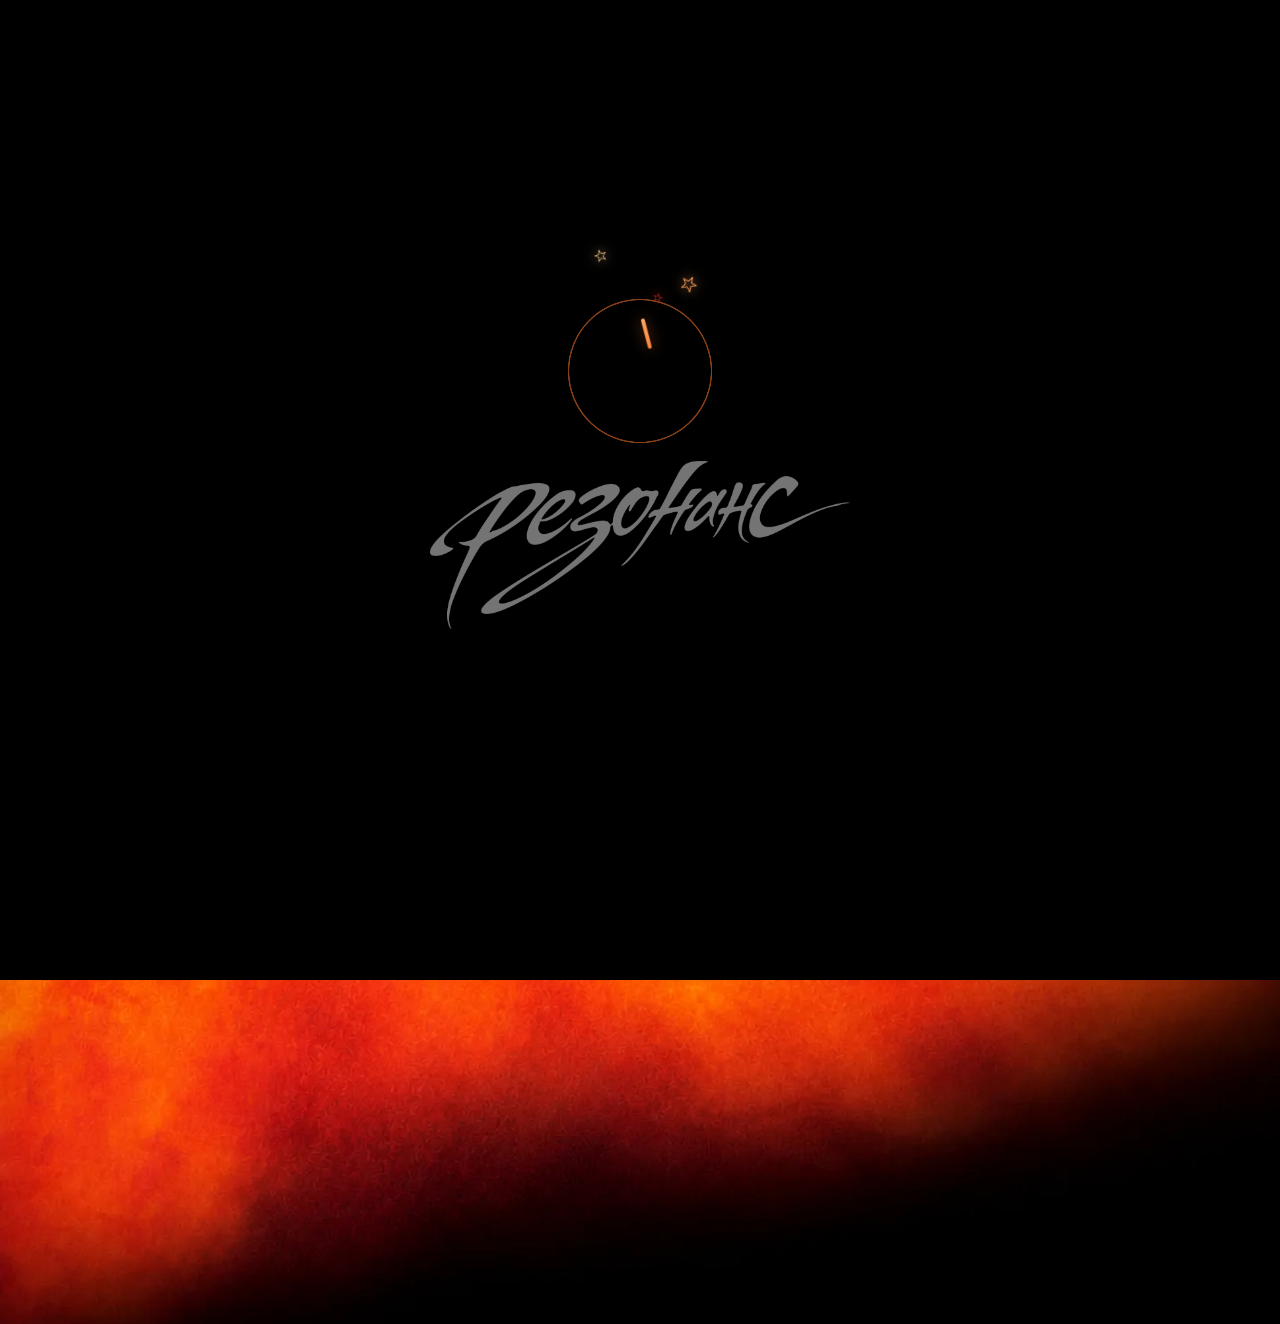
<file: index.html>
<!DOCTYPE html>
<html lang="ru">
<head>
    <meta charset="UTF-8">
    <meta name="viewport" content="width=device-width, initial-scale=1.0">
    <script>document.documentElement.classList.add('is-loading');</script>
<noscript><style>html.is-loading body{opacity:1}</style></noscript>
<style>
    html.is-loading body { opacity: 0; }
    html.is-loading *, html.is-loading *::after { animation-play-state: paused !important; }
    body { transition: opacity .35s ease; }
</style>
    <title>Перенаправление...</title>
    <!-- Это мета-тег автоматически перенаправит браузер на SaitResonans.html -->
    <meta http-equiv="refresh" content="0; url=SaitResonans.html">
    <style>
        body { 
            margin: 0; 
            background: #000; 
            color: white; 
            font-family: sans-serif; 
            display: flex; 
            justify-content: center; 
            align-items: center; 
            height: 100vh; 
        }
        a { color: #afb8c2; }
    </style>
</head>
<body>
    <!-- Текст на случай, если перенаправление не сработает -->
    <p>Если вас не перенаправили автоматически, <a href="SaitResonans.html">нажмите здесь</a>.</p>
</body>
</html>
</file>
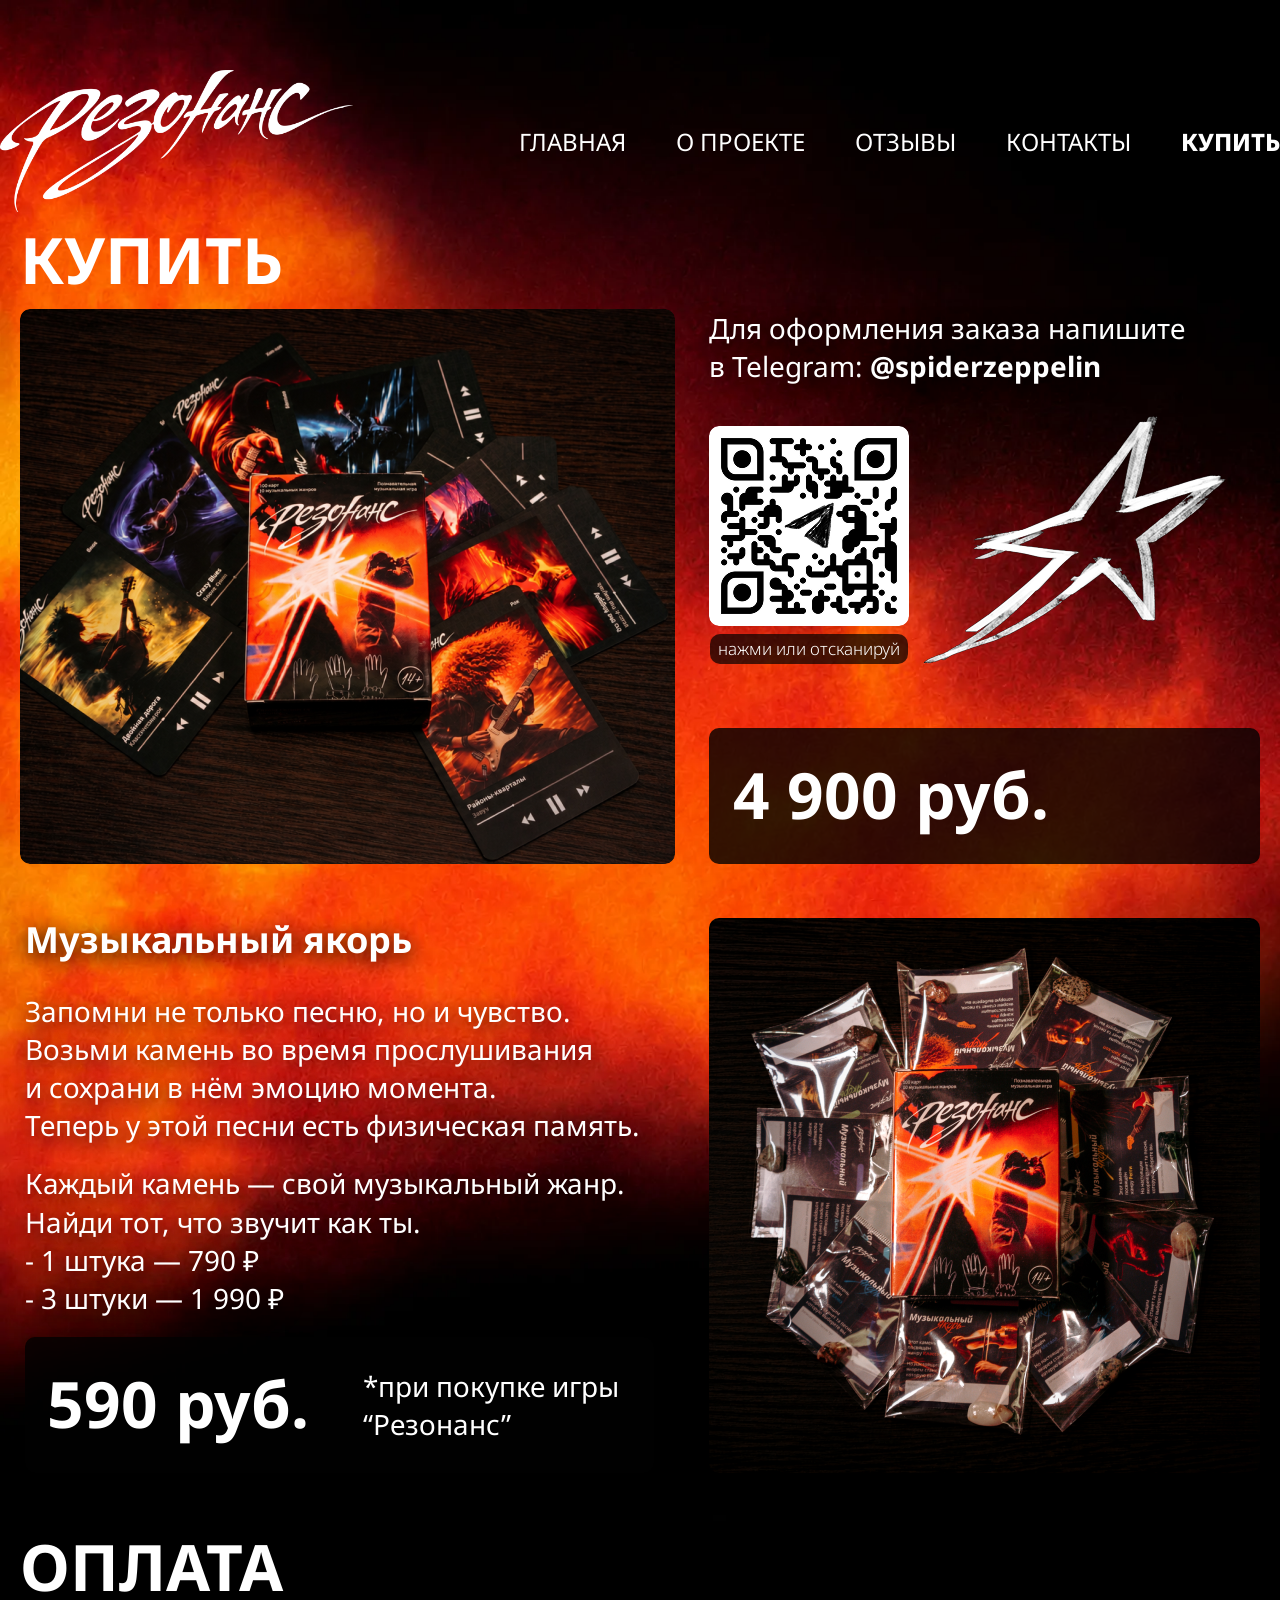
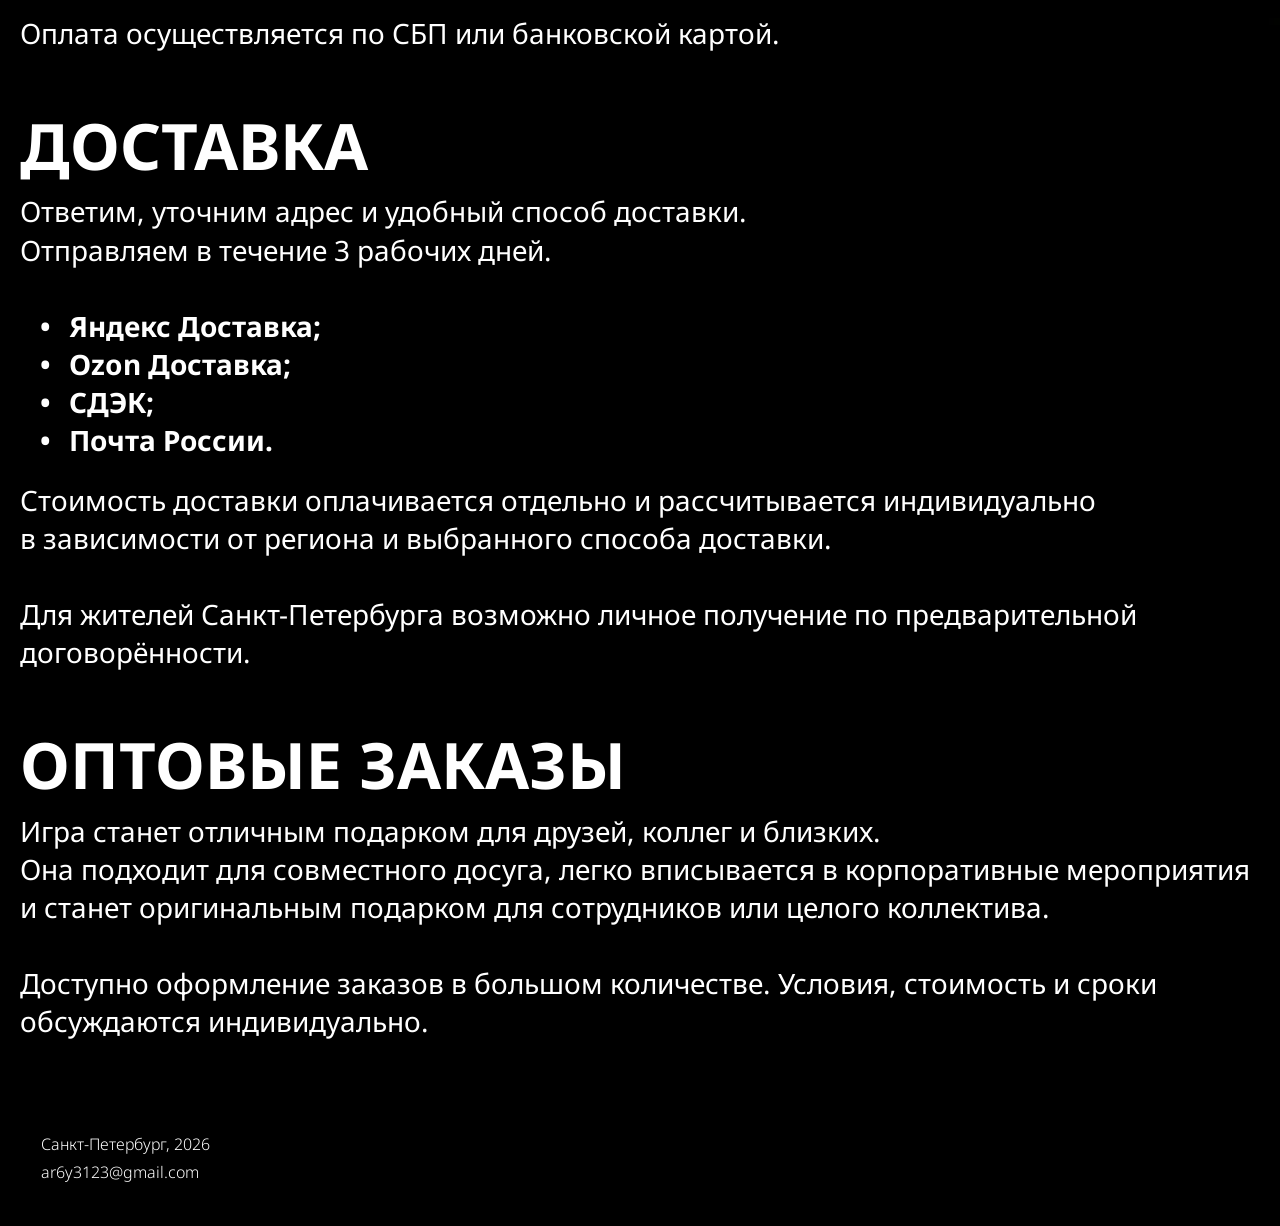
<file: buy.html>
<!DOCTYPE html>
<html lang="ru">
<head>
    <meta charset="UTF-8">
    <meta name="viewport" content="width=device-width, initial-scale=1.0">
    <script>document.documentElement.classList.add('is-loading');</script>
    <noscript><style>html.is-loading body{opacity:1}</style></noscript>
    <style>
        html.is-loading body { opacity: 0; }
        html.is-loading *, html.is-loading *::after { animation-play-state: paused !important; }
        body { transition: opacity .35s ease; }
    </style>
    <title>Resonans - Купить</title>
    <link rel="stylesheet" href="style.css">
    <link rel="stylesheet" href="buy.css">
    <link rel="stylesheet" href="mobile.css">
    <link rel="shortcut icon" href="images/ikonka-01.png" type="image/x-icon">
    <link rel="preconnect" href="https://fonts.googleapis.com">
    <link rel="preconnect" href="https://fonts.gstatic.com" crossorigin>
    <link href="https://fonts.googleapis.com/css2?family=Noto+Sans:ital,wght@0,100..900;1,100..900&display=swap" rel="stylesheet">
</head>
<body>
    <header>
        <div class="header">
            <div class="header__logo">
                <nav class="header__nav">
                    <img src="images/Ресурс 3@4x 1.svg" alt="Logo">
                    <ul class="nav-links">
                        <li class="nav-links-item"><a class="nav-links-link" href="SaitResonans.html">ГЛАВНАЯ</a></li>
                        <li class="nav-links-item"><a class="nav-links-link" href="SaitResonans.html#about-project">О&nbsp;ПРОЕКТЕ</a></li>
                        <li class="nav-links-item"><a class="nav-links-link" href="reviewes.html">ОТЗЫВЫ</a></li>
                        <li class="nav-links-item"><a class="nav-links-link" href="contacts.html">КОНТАКТЫ</a></li>
                        <li class="nav-links-item"><a class="nav-links-link active" href="buy.html">КУПИТЬ</a></li>
                    </ul>
                </nav>
            </div>
        </div>
    </header>

    <main>
        <section class="by-container">
            <h1 class="by-title">КУПИТЬ</h1>

            <!-- Ряд 1: игра -->
            <div class="by-row">
                <img src="images/Rectangle 7.png" alt="Игра «Резонанс»" class="by-photo by-photo--main">

                <div class="by-col by-col--order">
                    <p class="by-text">Для&nbsp;оформления заказа напишите<br class="br-d"> в&nbsp;Telegram: <span class="by-bold">@spiderzeppelin</span></p>

                    <div class="by-qr-row">
                        <a href="https://t.me/spiderzeppelin" target="_blank" class="by-qr">
                            <img src="images/qr-code tg.png" alt="QR-код: Telegram" class="by-qr__img">
                            <span class="by-qr__caption">нажми или&nbsp;отсканируй</span>
                        </a>
                        <img src="images/star.png" alt="" class="by-star">
                    </div>

                    <a href="https://t.me/spiderzeppelin" target="_blank" class="by-price by-buy">
                        <span class="by-price__label">Игра “Резонанс”</span>
                        <span class="by-price__value">4&nbsp;900&nbsp;руб.</span>
                    </a>
                </div>
            </div>

            <!-- Ряд 2: камни -->
            <div class="by-row by-row--second">
                <div class="by-col by-col--stone">
                    <h2 class="by-stone-title">Музыкальный якорь</h2>

                    <div class="by-stone-body">
                    <p class="by-text">
                        Запомни не&nbsp;только песню, но&nbsp;и&nbsp;чувство.<br>
                        Возьми камень во&nbsp;время прослушивания<br>
                        и&nbsp;сохрани в&nbsp;нём эмоцию момента.<br>
                        Теперь у&nbsp;этой песни есть физическая память.
                    </p>
                    <p class="by-text">
                        Каждый камень&nbsp;— свой музыкальный жанр.<br class="br-d">
                        Найди тот, что&nbsp;звучит как&nbsp;ты.<br>
                        <span class="by-m-note">- При&nbsp;покупке игры “Резонанс”&nbsp;— 590&nbsp;₽</span>
                        - 1 штука&nbsp;— 790&nbsp;₽<br>
                        - 3 штуки&nbsp;— 1&nbsp;990&nbsp;₽
                    </p>

                    <a href="https://t.me/spiderzeppelin" target="_blank" class="by-price by-stone-price by-buy">
                        <span class="by-price__label">Музыкальный якорь</span>
                        <span class="by-price__value">590&nbsp;руб.</span>
                        <span class="by-stone-price__note">*при&nbsp;покупке игры<br>“Резонанс”</span>
                    </a>
                </div>
                </div>

                <img loading="lazy" decoding="async" src="images/Rectangle 8.png" alt="Игра «Резонанс» с камнями" class="by-photo">
            </div>

            <!-- Оплата / доставка / опт -->
            <div class="by-info">
                <div class="by-info__section">
                    <h2 class="by-info__title">ОПЛАТА</h2>
                    <p class="by-text">Оплата осуществляется по&nbsp;СБП или&nbsp;банковской картой.</p>
                </div>

                <div class="by-info__section">
                    <h2 class="by-info__title">ДОСТАВКА</h2>
                    <p class="by-text">Ответим, уточним адрес и&nbsp;удобный способ доставки.<br>Отправляем в&nbsp;течение 3 рабочих дней.</p>
                    <ul class="by-list">
                        <li>Яндекс Доставка;</li>
                        <li>Ozon Доставка;</li>
                        <li>СДЭК;</li>
                        <li>Почта России.</li>
                    </ul>
                    <p class="by-text">Стоимость доставки оплачивается отдельно и&nbsp;рассчитывается индивидуально<br class="br-d"> в&nbsp;зависимости от&nbsp;региона и&nbsp;выбранного способа доставки.</p>
                    <p class="by-text">Для&nbsp;жителей Санкт-Петербурга возможно личное получение по&nbsp;предварительной<br class="br-d"> договорённости.</p>
                </div>

                <div class="by-info__section">
                    <h2 class="by-info__title">ОПТОВЫЕ ЗАКАЗЫ</h2>
                    <p class="by-text">Игра станет отличным подарком для&nbsp;друзей, коллег и&nbsp;близких.<br>Она подходит для&nbsp;совместного досуга, легко вписывается в&nbsp;корпоративные мероприятия<br class="br-d"> и&nbsp;станет оригинальным подарком для&nbsp;сотрудников или&nbsp;целого коллектива.</p>
                    <p class="by-text">Доступно оформление заказов в&nbsp;большом количестве. Условия, стоимость и&nbsp;сроки<br class="br-d"> обсуждаются индивидуально.</p>
                </div>
            </div>
        </section>

        <footer class="footer">
            <div class="footer__container">
                <p class="footer__text">Санкт-Петербург, 2026</p>
                <p class="footer__text">ar6y3123@gmail.com</p>
            </div>
        </footer>
    </main>
    <script>
        const show = () => document.documentElement.classList.remove('is-loading');
        Promise.all([
            document.fonts.ready,
            new Promise(r => window.addEventListener('load', r))
        ]).then(show);
        setTimeout(show, 3000); // страховка: если что-то грузится слишком долго
    </script>
    <script src="mobile-menu.js"></script>
</body>
</html>
</file>
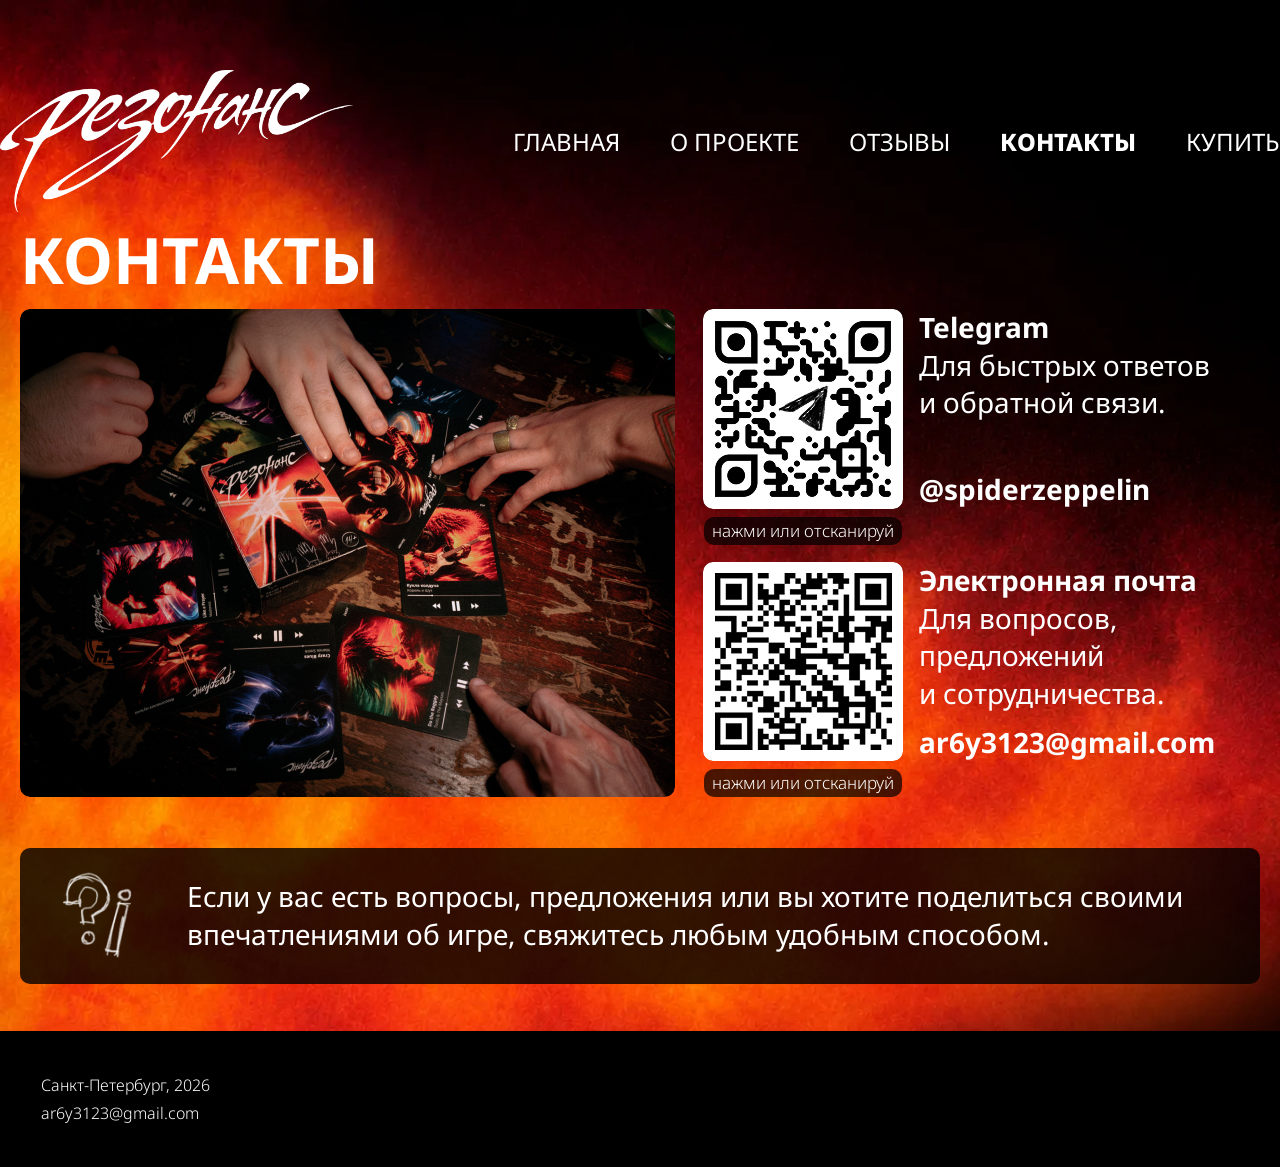
<file: contacts.html>
<!DOCTYPE html>
<html lang="ru">
<head>
    <meta charset="UTF-8">
    <meta name="viewport" content="width=device-width, initial-scale=1.0">
    <script>document.documentElement.classList.add('is-loading');</script>
    <noscript><style>html.is-loading body{opacity:1}</style></noscript>
    <style>
        html.is-loading body { opacity: 0; }
        html.is-loading *, html.is-loading *::after { animation-play-state: paused !important; }
        body { transition: opacity .35s ease; }
    </style>
    <title>Resonans - Контакты</title>
    <link rel="stylesheet" href="style.css">
    <link rel="stylesheet" href="contacts.css">
    <link rel="stylesheet" href="mobile.css">
    <link rel="shortcut icon" href="images/ikonka-01.png" type="image/x-icon">
    <link rel="preconnect" href="https://fonts.googleapis.com">
    <link rel="preconnect" href="https://fonts.gstatic.com" crossorigin>
    <link href="https://fonts.googleapis.com/css2?family=Noto+Sans:ital,wght@0,100..900;1,100..900&display=swap" rel="stylesheet">
</head>

<body>
    <header>
        <div class="header">
            <div class="header__logo">
                <nav class="header__nav">
                    <img src="images/Ресурс 3@4x 1.svg" alt="Logo">
                    <ul class="nav-links">
                        <li class="nav-links-item"><a class="nav-links-link" href="SaitResonans.html">ГЛАВНАЯ</a></li>
                        <li class="nav-links-item"><a class="nav-links-link" href="SaitResonans.html#about-project">О&nbsp;ПРОЕКТЕ</a></li>
                        <li class="nav-links-item"><a class="nav-links-link" href="reviewes.html">ОТЗЫВЫ</a></li>
                        <li class="nav-links-item"><a class="nav-links-link active" href="contacts.html">КОНТАКТЫ</a></li>
                        <li class="nav-links-item"><a class="nav-links-link" href="buy.html">КУПИТЬ</a></li>
                    </ul>
                </nav>
            </div>
        </div>
    </header>

    <main>
        <section class="ct-container">
            <h1 class="ct-title">КОНТАКТЫ</h1>

            <div class="ct-main">
                <!-- Фото слева -->
                <img src="images/contacts.png" alt="Игра «Резонанс»" class="ct-photo">

                <!-- Способы связи справа -->
                <div class="ct-methods">
                    <!-- Telegram -->
                    <div class="ct-method">
                        <a href="https://t.me/spiderzeppelin" target="_blank" class="ct-qr">
                            <img src="images/qr-code tg.png" alt="QR-код: Telegram" class="ct-qr__img">
                            <span class="ct-qr__caption">нажми или&nbsp;отсканируй</span>
                        </a>
                        <div class="ct-method__text">
                            <p class="ct-text">
                                <span class="ct-bold">Telegram</span><br>
                                Для&nbsp;быстрых ответов<br>
                                и&nbsp;обратной связи.
                            </p>
                            <p class="ct-text ct-text--link">@spiderzeppelin</p>
                        </div>
                    </div>

                    <!-- Электронная почта -->
                    <div class="ct-method">
                        <a href="mailto:ar6y3123@gmail.com" class="ct-qr">
                            <img src="images/qr-code mail.png" alt="QR-код: электронная почта" class="ct-qr__img">
                            <span class="ct-qr__caption">нажми или&nbsp;отсканируй</span>
                        </a>
                        <div class="ct-method__text">
                            <p class="ct-text">
                                <span class="ct-bold">Электронная почта</span><br>
                                Для&nbsp;вопросов, предложений<br>
                                и&nbsp;сотрудничества.
                            </p>
                            <p class="ct-text ct-text--link">ar6y3123@gmail.com</p>
                        </div>
                    </div>
                </div>
            </div>

            <!-- Плашка с вопросом -->
            <div class="ct-note">
                <img loading="lazy" decoding="async" src="images/sign.png" alt="" class="ct-note__icon">
                <p class="ct-note__text">Если у&nbsp;вас есть вопросы, предложения<br class="br-m"> или&nbsp;вы хотите поделиться своими<br class="br-m"> впечатлениями об&nbsp;игре, свяжитесь любым<br class="br-m"> удобным способом.</p>
            </div>
        </section>

        <footer class="footer">
            <div class="footer__container">
                <p class="footer__text">Санкт-Петербург, 2026</p>
                <p class="footer__text">ar6y3123@gmail.com</p>
            </div>
        </footer>
    </main>
    <script>
        const show = () => document.documentElement.classList.remove('is-loading');
        Promise.all([
            document.fonts.ready,
            new Promise(r => window.addEventListener('load', r))
        ]).then(show);
        setTimeout(show, 3000); // страховка: если что-то грузится слишком долго
    </script>
    <script src="mobile-menu.js"></script>
</body>
</html>
</file>
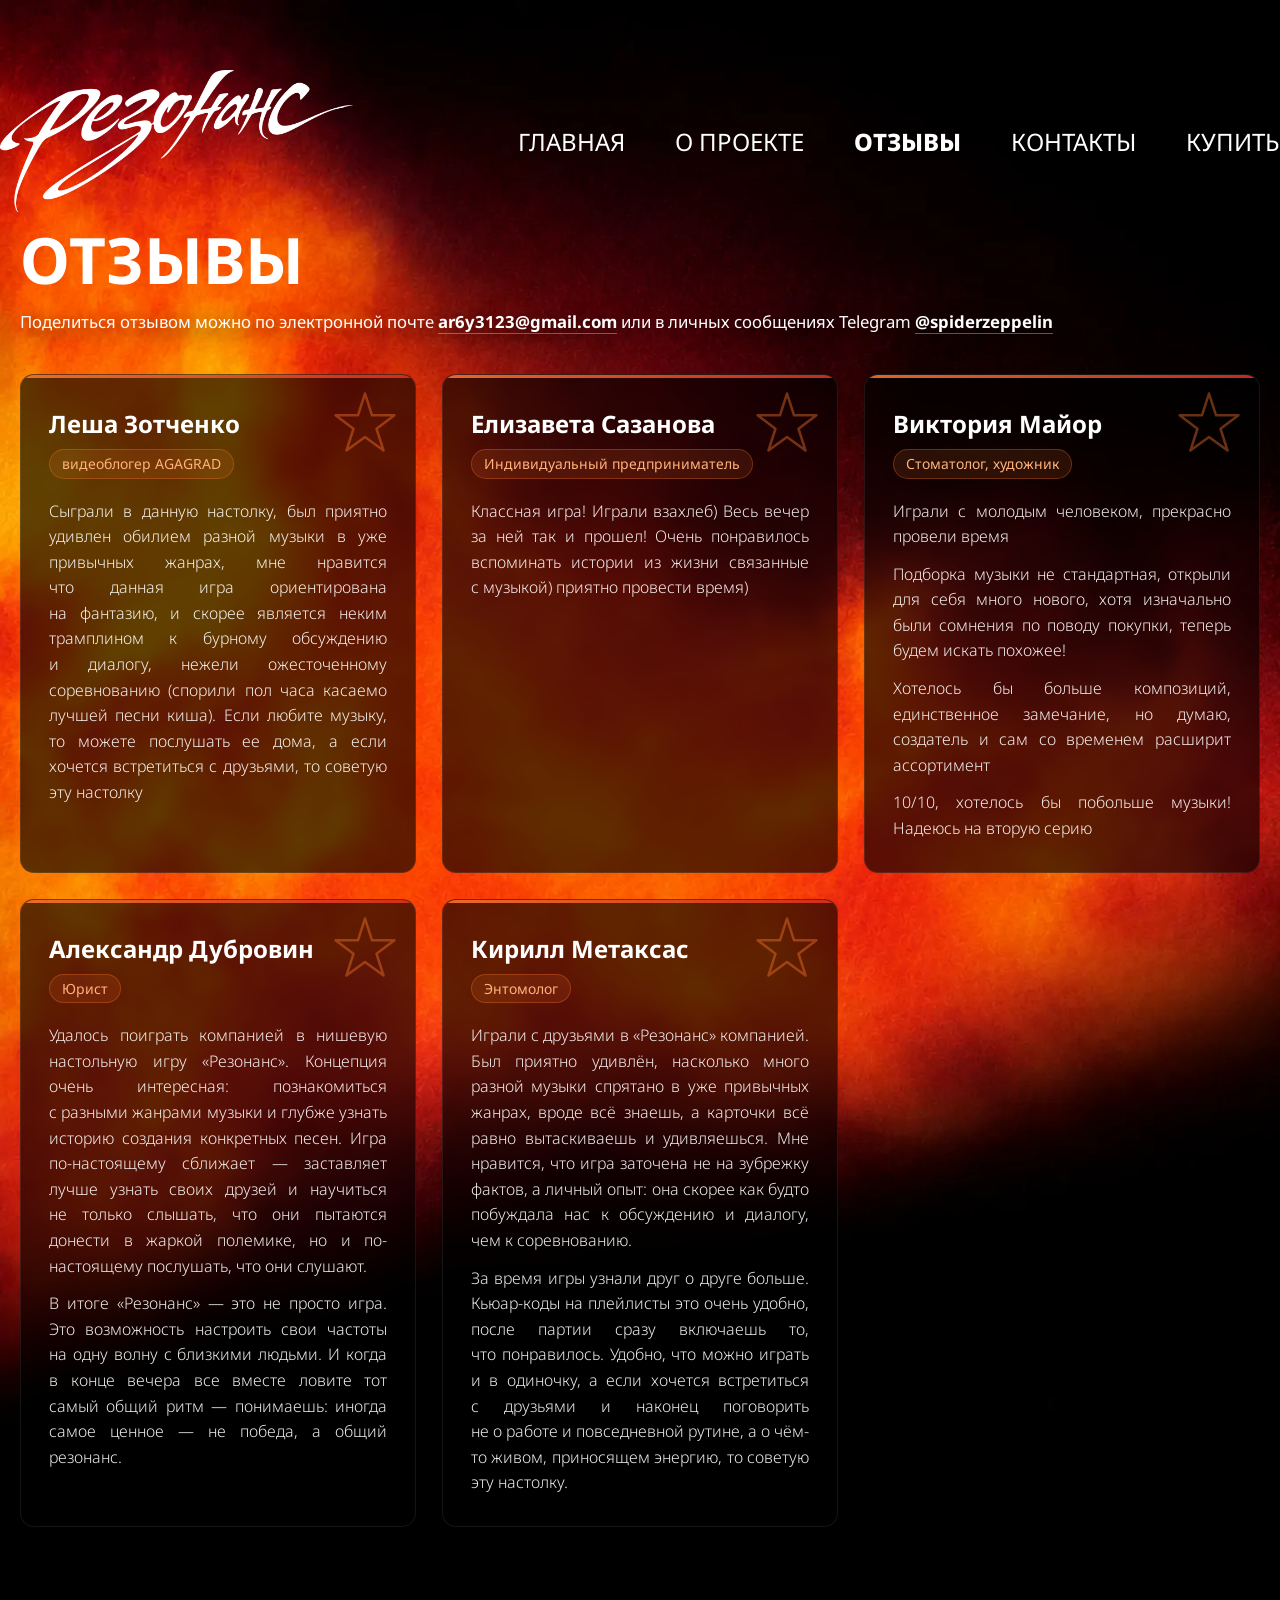
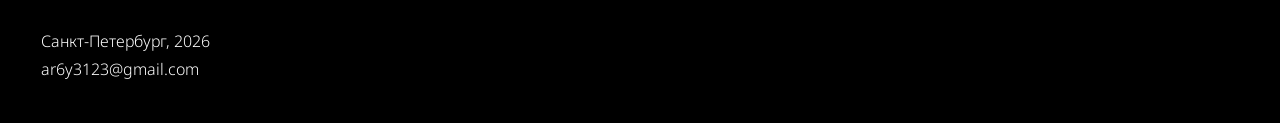
<file: reviewes.html>
<!DOCTYPE html>
<html lang="ru">
<head>
    <meta charset="UTF-8">
    <meta name="viewport" content="width=device-width, initial-scale=1.0">
    <script>document.documentElement.classList.add('is-loading');</script>
    <noscript><style>html.is-loading body{opacity:1}</style></noscript>
    <style>
        html.is-loading body { opacity: 0; }
        html.is-loading *, html.is-loading *::after { animation-play-state: paused !important; }
        body { transition: opacity .35s ease; }
    </style>
    <title>Resonans - Отзывы</title>
    <link rel="stylesheet" href="style.css">
    <link rel="stylesheet" href="reviews.css">
    <link rel="stylesheet" href="mobile.css">
    <link rel="shortcut icon" href="images/ikonka-01.png" type="image/x-icon">
    <link rel="preconnect" href="https://fonts.googleapis.com">
    <link rel="preconnect" href="https://fonts.gstatic.com" crossorigin>
    <link href="https://fonts.googleapis.com/css2?family=Noto+Sans:ital,wght@0,100..900;1,100..900&display=swap" rel="stylesheet">
</head>

<body>
    <!-- Анимация при открытии: полая звезда пролетает слева направо -->
    <div class="rv-star rv-star--1" aria-hidden="true"><div class="rv-star__fall"><svg viewBox="0 0 100 100"><polygon fill="none" stroke="currentColor" stroke-width="5" stroke-linejoin="round" points="50,4 61,38 96,38 68,59 79,93 50,72 21,93 32,59 4,38 39,38"/></svg></div></div>
    <div class="rv-star rv-star--2" aria-hidden="true"><div class="rv-star__fall"><svg viewBox="0 0 100 100"><polygon fill="none" stroke="currentColor" stroke-width="5" stroke-linejoin="round" points="50,4 61,38 96,38 68,59 79,93 50,72 21,93 32,59 4,38 39,38"/></svg></div></div>
    <div class="rv-star rv-star--3" aria-hidden="true"><div class="rv-star__fall"><svg viewBox="0 0 100 100"><polygon fill="none" stroke="currentColor" stroke-width="5" stroke-linejoin="round" points="50,4 61,38 96,38 68,59 79,93 50,72 21,93 32,59 4,38 39,38"/></svg></div></div>
    <header>
        <div class="header">
            <div class="header__logo">
                <nav class="header__nav">
                    <img src="images/Ресурс 3@4x 1.svg" alt="Logo">
                    <ul class="nav-links">
                        <li class="nav-links-item"><a class="nav-links-link" href="SaitResonans.html">ГЛАВНАЯ</a></li>
                        <li class="nav-links-item"><a class="nav-links-link" href="SaitResonans.html#about-project">О&nbsp;ПРОЕКТЕ</a></li>
                        <li class="nav-links-item"><a class="nav-links-link active" href="reviewes.html">ОТЗЫВЫ</a></li>
                        <li class="nav-links-item"><a class="nav-links-link" href="contacts.html">КОНТАКТЫ</a></li>
                        <li class="nav-links-item"><a class="nav-links-link" href="buy.html">КУПИТЬ</a></li>
                    </ul>
                </nav>
            </div>
        </div>
    </header>

    <main>
        <section class="rv-container">
            <h1 class="rv-title">ОТЗЫВЫ</h1>

            <p class="rv-intro">
                Поделиться отзывом можно по&nbsp;электронной почте
                <a href="mailto:ar6y3123@gmail.com">ar6y3123@gmail.com</a>
                или&nbsp;в&nbsp;личных сообщениях Telegram
                <a href="https://t.me/spiderzeppelin" target="_blank">@spiderzeppelin</a>
            </p>

            <div class="rv-grid">
                <!-- Отзыв 1 -->
                <article class="rv-card">
                    <h2 class="rv-card__name">Леша Зотченко</h2>
                    <p class="rv-card__role">видеоблогер AGAGRAD</p>
                    <div class="rv-card__text">
                        <p>Сыграли в&nbsp;данную настолку, был приятно удивлен обилием разной музыки в&nbsp;уже привычных жанрах, мне нравится что&nbsp;данная игра ориентирована на&nbsp;фантазию, и&nbsp;скорее является неким трамплином к&nbsp;бурному обсуждению и&nbsp;диалогу, нежели ожесточенному соревнованию (спорили пол часа касаемо лучшей песни киша). Если любите музыку, то&nbsp;можете послушать ее дома, а&nbsp;если хочется встретиться с&nbsp;друзьями, то&nbsp;советую эту настолку</p>
                    </div>
                </article>

                <!-- Отзыв 2 -->
                <article class="rv-card">
                    <h2 class="rv-card__name">Елизавета Сазанова</h2>
                    <p class="rv-card__role">Индивидуальный предприниматель</p>
                    <div class="rv-card__text">
                        <p>Классная игра! Играли взахлеб) Весь вечер за&nbsp;ней так и&nbsp;прошел! Очень понравилось вспоминать истории из&nbsp;жизни связанные с&nbsp;музыкой) приятно провести время)</p>
                    </div>
                </article>

                <!-- Отзыв 3 -->
                <article class="rv-card">
                    <h2 class="rv-card__name">Виктория Майор</h2>
                    <p class="rv-card__role">Стоматолог, художник</p>
                    <div class="rv-card__text">
                        <p>Играли с&nbsp;молодым человеком, прекрасно провели время</p>
                        <p>Подборка музыки не&nbsp;стандартная, открыли для&nbsp;себя много нового, хотя изначально были сомнения по&nbsp;поводу покупки, теперь будем искать похожее!</p>
                        <p>Хотелось бы&nbsp;больше композиций, единственное замечание, но&nbsp;думаю, создатель и&nbsp;сам со&nbsp;временем расширит ассортимент</p>
                        <p>10/10, хотелось бы&nbsp;побольше музыки! Надеюсь на&nbsp;вторую серию</p>
                    </div>
                </article>


                <!-- Отзыв 4 -->
                <article class="rv-card">
                    <h2 class="rv-card__name">Александр Дубровин</h2>
                    <p class="rv-card__role">Юрист</p>
                    <div class="rv-card__text">
                        <p>Удалось поиграть компанией в&nbsp;нишевую настольную игру «Резонанс». Концепция очень интересная: познакомиться с&nbsp;разными жанрами музыки и&nbsp;глубже узнать историю создания конкретных песен. Игра по-настоящему сближает&nbsp;— заставляет лучше узнать своих друзей и&nbsp;научиться не&nbsp;только слышать, что&nbsp;они пытаются донести в&nbsp;жаркой полемике, но&nbsp;и&nbsp;по-настоящему послушать, что&nbsp;они слушают.</p>
                        <p>В&nbsp;итоге «Резонанс»&nbsp;— это не&nbsp;просто игра. Это возможность настроить свои частоты на&nbsp;одну волну с&nbsp;близкими людьми. И&nbsp;когда в&nbsp;конце вечера все вместе ловите тот самый общий ритм&nbsp;— понимаешь: иногда самое ценное&nbsp;— не&nbsp;победа, а&nbsp;общий резонанс.</p>
                    </div>
                </article>

                <!-- Отзыв 5 -->
                <article class="rv-card">
                    <h2 class="rv-card__name">Кирилл Метаксас</h2>
                    <p class="rv-card__role">Энтомолог</p>
                    <div class="rv-card__text">
                        <p>Играли с&nbsp;друзьями в&nbsp;«Резонанс» компанией. Был приятно удивлён, насколько много разной музыки спрятано в&nbsp;уже привычных жанрах, вроде всё знаешь, а&nbsp;карточки всё равно вытаскиваешь и&nbsp;удивляешься. Мне нравится, что&nbsp;игра заточена не&nbsp;на&nbsp;зубрежку фактов, а&nbsp;личный опыт: она скорее как&nbsp;будто побуждала нас к&nbsp;обсуждению и&nbsp;диалогу, чем к&nbsp;соревнованию.</p>
                        <p>За&nbsp;время игры узнали друг о&nbsp;друге больше. Кьюар-коды на&nbsp;плейлисты это очень удобно, после партии сразу включаешь то, что&nbsp;понравилось. Удобно, что&nbsp;можно играть и&nbsp;в&nbsp;одиночку, а&nbsp;если хочется встретиться с&nbsp;друзьями и&nbsp;наконец поговорить не&nbsp;о&nbsp;работе и&nbsp;повседневной рутине, а&nbsp;о&nbsp;чём-то живом, приносящем энергию, то&nbsp;советую эту настолку.</p>
                    </div>
                </article>
            </div>
        </section>

        <footer class="footer">
            <div class="footer__container">
                <p class="footer__text">Санкт-Петербург, 2026</p>
                <p class="footer__text">ar6y3123@gmail.com</p>
            </div>
        </footer>
    </main>
    <script>
        const show = () => document.documentElement.classList.remove('is-loading');
        Promise.all([
            document.fonts.ready,
            new Promise(r => window.addEventListener('load', r))
        ]).then(show);
        setTimeout(show, 3000); // страховка: если что-то грузится слишком долго
    </script>
    <script src="mobile-menu.js"></script>
</body>
</html>
</file>
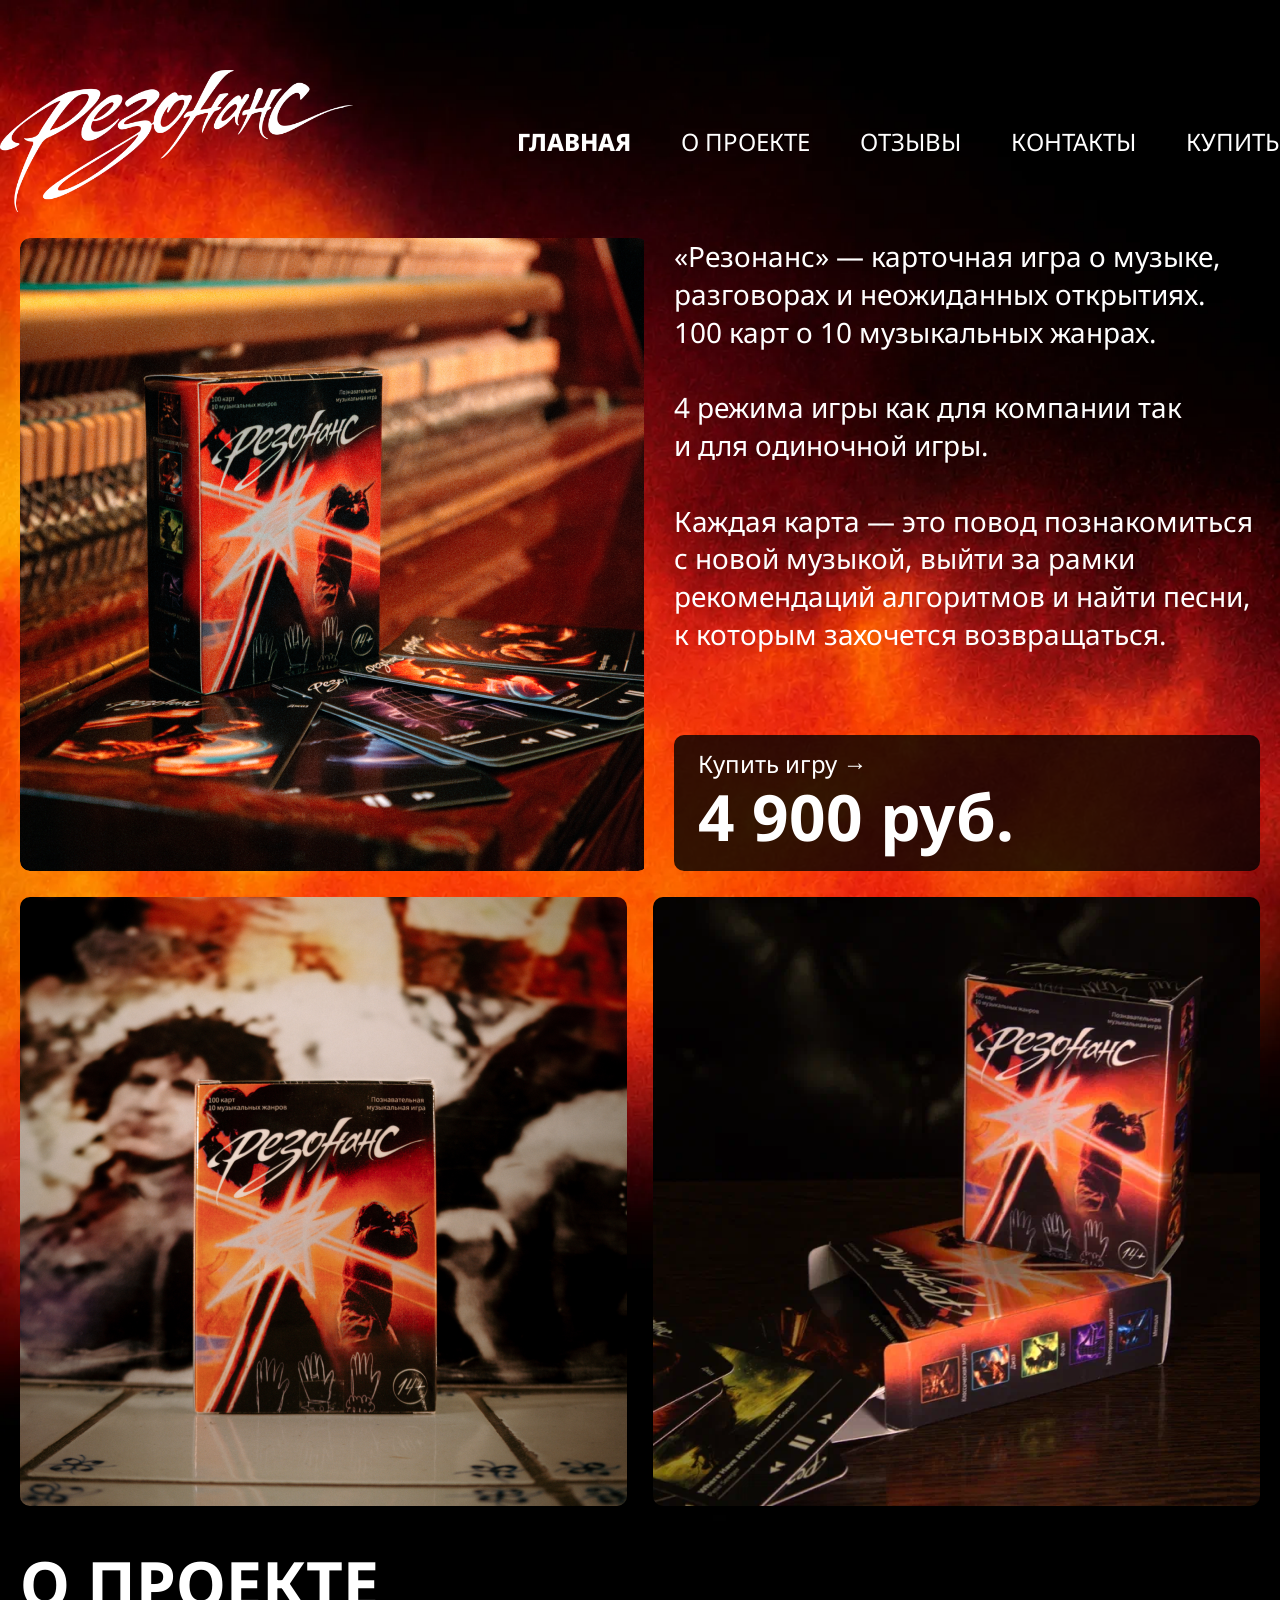
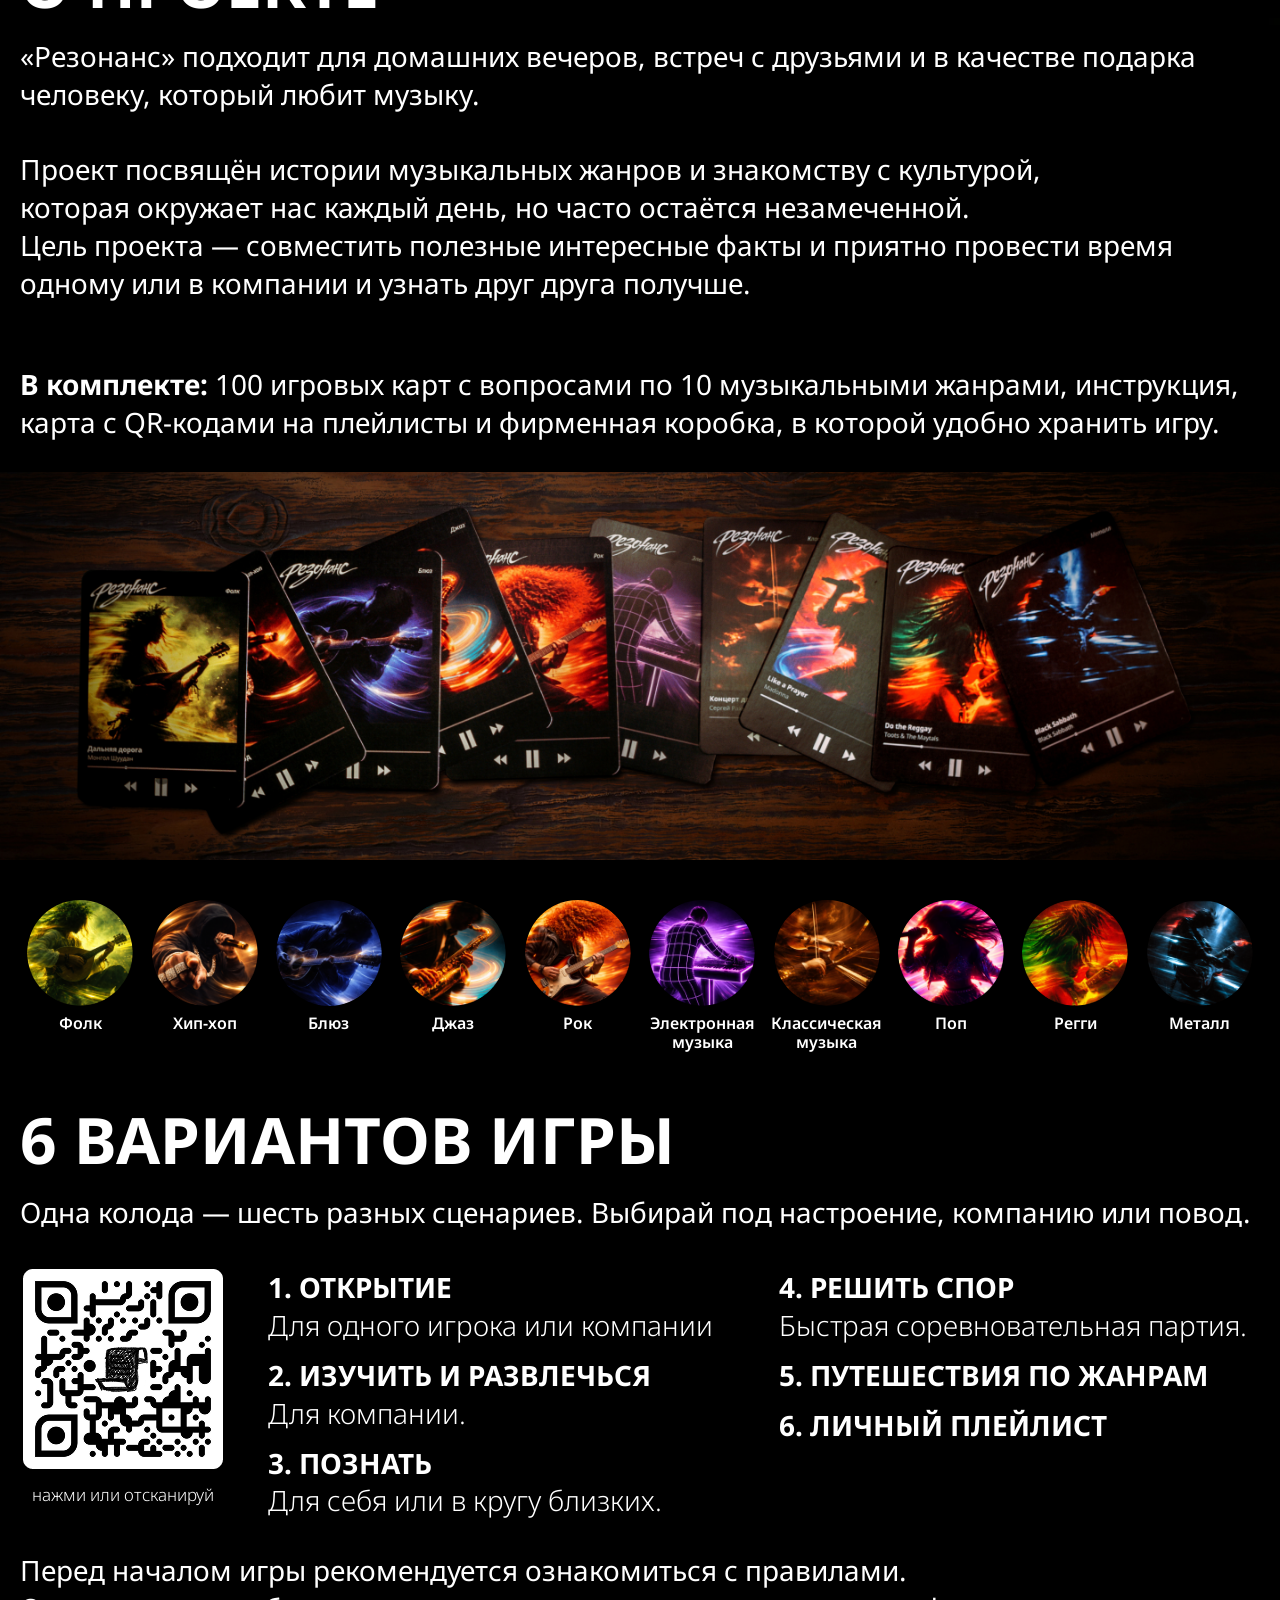
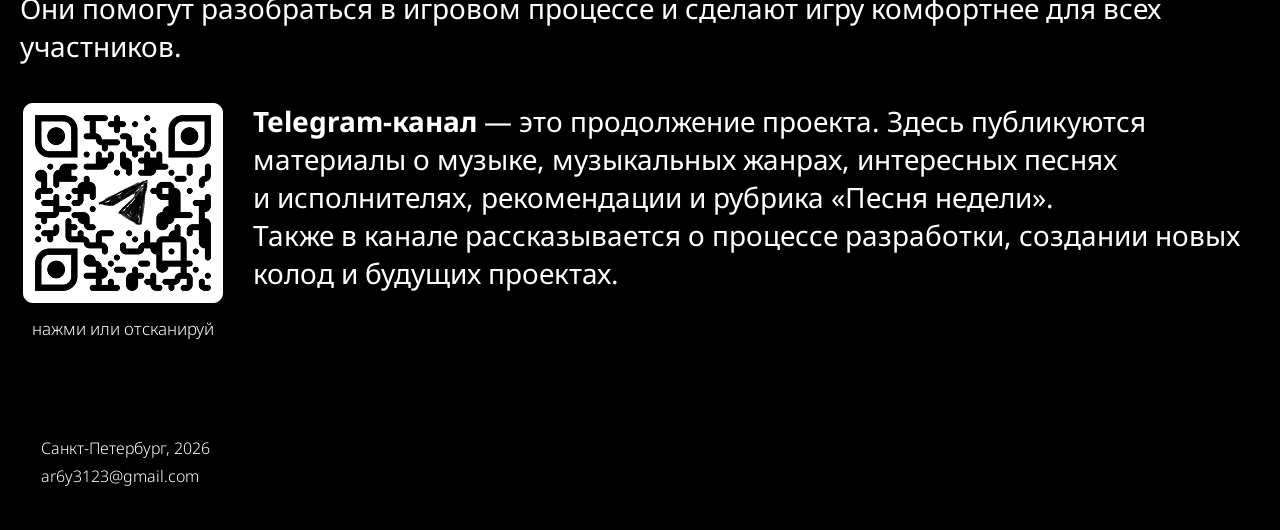
<file: SaitResonans.html>
<!DOCTYPE html>
<html lang="ru">
<head>
    <meta charset="UTF-8">
    <meta name="viewport" content="width=device-width, initial-scale=1.0">
    <!-- Прелоадер: показывается один раз за визит на сайт -->
    <script>
        window.__rlStart = Date.now();
        try {
            if (!sessionStorage.getItem('rl-seen')) document.documentElement.classList.add('is-loading');
        } catch (e) {}
    </script>
    <style>
        /* Пока идёт прелоадер, вся «подложка» чёрная: на телефоне под панелями браузера и при «резинке» не будет полос */
        html.is-loading { overflow: hidden; overscroll-behavior: none; background: #000; }
        .rl-preloader {
            display: none; position: fixed; inset: 0; z-index: 100000;
            flex-direction: column; align-items: center; justify-content: center;
            transition: opacity .7s ease;
        }
        /* Чёрный фон — отдельным слоем: он больше видимой области (lvh — экран с убранными панелями
           браузера, плюс запас сверху и снизу), а содержимое центрируется по реально видимой части */
        .rl-preloader::before {
            content: ""; position: fixed; z-index: -1;
            left: 0; width: 100%;
            top: -80px; height: calc(100vh + 160px);
            height: calc(100lvh + 160px);
            background: #000; pointer-events: none;
        }
        html.is-loading .rl-preloader, html.rl-leaving .rl-preloader { display: flex; }
        html.rl-leaving .rl-preloader { opacity: 0; pointer-events: none; }

        .rl-stage { position: relative; width: 200px; height: 200px; display: flex; align-items: center; justify-content: center; }
        .rl-ring { position: absolute; inset: 0; border: 2px solid #ff7a2f; border-radius: 50%; opacity: 0;
            animation: rl-ring 2.4s ease-out infinite; animation-delay: calc(var(--i) * .8s); }
        @keyframes rl-ring { 0% { transform: scale(.35); opacity: .7; } 100% { transform: scale(1.9); opacity: 0; } }

        .rl-main { width: 110px; height: 110px; overflow: visible;
            animation: rl-spin 3.6s cubic-bezier(.65, 0, .35, 1) infinite, rl-glow 1.8s ease-in-out infinite alternate; }
        .rl-main polygon { stroke-dasharray: 1; animation: rl-draw 3.6s ease-in-out infinite; }
        @keyframes rl-spin { to { transform: rotate(360deg); } }
        @keyframes rl-draw { 0% { stroke-dashoffset: 1; } 50% { stroke-dashoffset: 0; } 100% { stroke-dashoffset: -1; } }
        @keyframes rl-glow { from { filter: drop-shadow(0 0 6px rgba(255,122,47,.5)); } to { filter: drop-shadow(0 0 22px rgba(255,122,47,.95)); } }

        .rl-orbit { position: absolute; inset: var(--r, 0px); animation: rl-spin var(--t, 5s) linear infinite; animation-direction: var(--dir, normal); }
        .rl-orbit svg { position: absolute; left: 50%; top: 0; width: var(--s, 16px); height: var(--s, 16px);
            margin: calc(var(--s, 16px) / -2) 0 0 calc(var(--s, 16px) / -2); color: var(--c, #ffa45e);
            filter: drop-shadow(0 0 6px var(--c, #ffa45e)); }
        .rl-orbit--1 { --t: 4.5s; --s: 16px; --c: #ffa45e; }
        .rl-orbit--2 { --t: 7s; --s: 12px; --c: #ffd08f; --r: -22px; --dir: reverse; }
        .rl-orbit--3 { --t: 10s; --s: 9px; --c: #e0341f; --r: 24px; }

        .rl-logo { display: block; width: 420px; max-width: 50vw; height: auto; margin-top: -10px;
            animation: rl-pulse 1.8s ease-in-out infinite alternate; }
        @keyframes rl-pulse { from { opacity: .45; } to { opacity: 1; } }

        @media (prefers-reduced-motion: reduce) {
            .rl-ring, .rl-orbit, .rl-main, .rl-logo { animation: none; }
            .rl-main polygon { stroke-dasharray: none; animation: none; }
        }

        /* Пока идёт прелоадер, анимации страницы (например, на «Отзывах») ждут */
        html.is-loading body > :not(.rl-preloader),
        html.is-loading body > :not(.rl-preloader) *,
        html.is-loading body > :not(.rl-preloader) *::after { animation-play-state: paused !important; }
    </style>
    <title>Resonans</title>
    <link rel="stylesheet" href="style.css">
    <link rel="stylesheet" href="home.css">
    <link rel="stylesheet" href="mobile.css">
    <link rel="shortcut icon" href="images/ikonka-01.png" type="image/x-icon">
    <link rel="preconnect" href="https://fonts.googleapis.com">
    <link rel="preconnect" href="https://fonts.gstatic.com" crossorigin>
    <link href="https://fonts.googleapis.com/css2?family=Noto+Sans:ital,wght@0,100..900;1,100..900&display=swap" rel="stylesheet">
</head>

<body>
    <div class="rl-preloader" aria-hidden="true">
        <div class="rl-stage">
            <span class="rl-ring" style="--i:0"></span>
            <span class="rl-ring" style="--i:1"></span>
            <span class="rl-ring" style="--i:2"></span>
            <div class="rl-orbit rl-orbit--3"><svg viewBox="0 0 100 100"><polygon fill="none" stroke="currentColor" stroke-width="6" stroke-linejoin="round" points="50,4 61,38 96,38 68,59 79,93 50,72 21,93 32,59 4,38 39,38"/></svg></div>
            <div class="rl-orbit rl-orbit--2"><svg viewBox="0 0 100 100"><polygon fill="none" stroke="currentColor" stroke-width="6" stroke-linejoin="round" points="50,4 61,38 96,38 68,59 79,93 50,72 21,93 32,59 4,38 39,38"/></svg></div>
            <div class="rl-orbit rl-orbit--1"><svg viewBox="0 0 100 100"><polygon fill="none" stroke="currentColor" stroke-width="6" stroke-linejoin="round" points="50,4 61,38 96,38 68,59 79,93 50,72 21,93 32,59 4,38 39,38"/></svg></div>
            <svg class="rl-main" viewBox="0 0 100 100">
                <defs><linearGradient id="rlg" x1="0" y1="0" x2="1" y2="1"><stop offset="0" stop-color="#ffd08f"/><stop offset="0.5" stop-color="#ff7a2f"/><stop offset="1" stop-color="#e0341f"/></linearGradient></defs>
                <polygon pathLength="1" fill="none" stroke="url(#rlg)" stroke-width="3.5" stroke-linejoin="round" stroke-linecap="round" points="50,4 61,38 96,38 68,59 79,93 50,72 21,93 32,59 4,38 39,38"/>
            </svg>
        </div>
        <img class="rl-logo" src="images/Ресурс 3@4x 1.svg" alt="">
    </div>
    <header>
        <div class="header">
            <div class="header__logo">
                <nav class="header__nav">
                    <img src="images/Ресурс 3@4x 1.svg" alt="Logo">
                    <ul class="nav-links">
                        <li class="nav-links-item"><a class="nav-links-link active" href="SaitResonans.html">ГЛАВНАЯ</a></li>
                        <li class="nav-links-item"><a class="nav-links-link" href="SaitResonans.html#about-project">О&nbsp;ПРОЕКТЕ</a></li>
                        <li class="nav-links-item"><a class="nav-links-link" href="reviewes.html">ОТЗЫВЫ</a></li>
                        <li class="nav-links-item"><a class="nav-links-link" href="contacts.html">КОНТАКТЫ</a></li>
                        <li class="nav-links-item"><a class="nav-links-link" href="buy.html">КУПИТЬ</a></li>
                    </ul>
                </nav>
            </div>
        </div>
    </header>

    <main>
        <!-- 1. Первый экран -->
        <section class="home-container">
            <div class="home-hero">
                <img src="images/Rectangle 2.png" alt="Игра «Резонанс»" class="home-hero__image">

                <div class="home-hero__content">
                    <div class="home-hero__text">
                        <p class="home-text">«Резонанс»&nbsp;— карточная игра о&nbsp;музыке, разговорах и&nbsp;неожиданных открытиях.<br>100 карт о&nbsp;10 музыкальных жанрах.</p>
                        <p class="home-text">4 режима игры как&nbsp;для&nbsp;компании так и&nbsp;для&nbsp;одиночной игры.</p>
                        <p class="home-text">Каждая карта&nbsp;— это повод познакомиться с&nbsp;новой музыкой, выйти за&nbsp;рамки рекомендаций алгоритмов и&nbsp;найти песни, к&nbsp;которым захочется возвращаться.</p>
                    </div>

                    <a href="buy.html" class="home-buy">
                        <span class="home-buy__text">Купить игру →</span>
                        <span class="home-buy__price">4&nbsp;900&nbsp;руб.</span>
                    </a>
                </div>
            </div>

            <!-- 2. Две картинки в ряд -->
            <div class="home-gallery">
                <img loading="lazy" decoding="async" src="images/Rectangle 1.png" alt="Игра «Резонанс»" class="home-gallery__image">
                <img loading="lazy" decoding="async" src="images/Rectangle 3.png" alt="Игра «Резонанс»" class="home-gallery__image">
            </div>
        </section>

        <!-- 3. О проекте -->
        <section class="home-about home-container" id="about-project">
            <h1 class="home-title">О&nbsp;ПРОЕКТЕ</h1>
            <p class="home-text">«Резонанс» подходит для&nbsp;домашних вечеров, встреч с&nbsp;друзьями и&nbsp;в&nbsp;качестве подарка человеку, который любит музыку.</p>
            <p class="home-text">Проект посвящён истории музыкальных жанров и&nbsp;знакомству с&nbsp;культурой,<br>которая окружает нас каждый день, но&nbsp;часто остаётся незамеченной.<br>Цель проекта&nbsp;— совместить полезные интересные факты и&nbsp;приятно провести время одному или&nbsp;в&nbsp;компании и&nbsp;узнать друг друга получше.</p>
        </section>

        <!-- 4. Плашка «В комплекте» -->
        <section class="home-kit">
            <div class="home-container">
                <p class="home-text"><span class="home-bold">В&nbsp;комплекте:</span> 100 игровых карт с&nbsp;вопросами по&nbsp;10 музыкальными жанрами, инструкция, карта с&nbsp;QR-кодами на&nbsp;плейлисты и&nbsp;фирменная коробка, в&nbsp;которой удобно хранить игру.</p>
            </div>
        </section>

        <!-- 5. Широкая картинка с картами -->
        <img loading="lazy" decoding="async" src="images/Rectangle 5.png" alt="Карты игры «Резонанс»" class="home-banner">

        <!-- Затемнение: от конца Rectangle 5 до конца страницы -->
        <div class="home-dark">

        <!-- 6. Жанры -->
        <section class="home-container">
            <ul class="home-genres">
                <li class="home-genres__item">
                    <img loading="lazy" decoding="async" src="images/Фолк.png" alt="Фолк" class="home-genres__img">
                    <span class="home-genres__name">Фолк</span>
                </li>
                <li class="home-genres__item">
                    <img loading="lazy" decoding="async" src="images/Хип хоп.png" alt="Хип-хоп" class="home-genres__img">
                    <span class="home-genres__name">Хип-хоп</span>
                </li>
                <li class="home-genres__item">
                    <img loading="lazy" decoding="async" src="images/Блюз.png" alt="Блюз" class="home-genres__img">
                    <span class="home-genres__name">Блюз</span>
                </li>
                <li class="home-genres__item">
                    <img loading="lazy" decoding="async" src="images/Джаз.png" alt="Джаз" class="home-genres__img">
                    <span class="home-genres__name">Джаз</span>
                </li>
                <li class="home-genres__item">
                    <img loading="lazy" decoding="async" src="images/Рок.png" alt="Рок" class="home-genres__img">
                    <span class="home-genres__name">Рок</span>
                </li>
                <li class="home-genres__item">
                    <img loading="lazy" decoding="async" src="images/Электронная.png" alt="Электронная музыка" class="home-genres__img">
                    <span class="home-genres__name">Электронная музыка</span>
                </li>
                <li class="home-genres__item">
                    <img loading="lazy" decoding="async" src="images/Классика.png" alt="Классическая музыка" class="home-genres__img">
                    <span class="home-genres__name">Классическая музыка</span>
                </li>
                <li class="home-genres__item">
                    <img loading="lazy" decoding="async" src="images/Поп.png" alt="Поп" class="home-genres__img">
                    <span class="home-genres__name">Поп</span>
                </li>
                <li class="home-genres__item">
                    <img loading="lazy" decoding="async" src="images/Регги.png" alt="Регги" class="home-genres__img">
                    <span class="home-genres__name">Регги</span>
                </li>
                <li class="home-genres__item">
                    <img loading="lazy" decoding="async" src="images/Металл.png" alt="Металл" class="home-genres__img">
                    <span class="home-genres__name">Металл</span>
                </li>
            </ul>
        </section>

        <!-- 7. Варианты игры -->
        <section class="home-modes-section home-container">
            <h2 class="home-title">6 ВАРИАНТОВ ИГРЫ</h2>
            <p class="home-text">Одна колода&nbsp;— шесть разных сценариев. Выбирай под&nbsp;настроение, компанию или&nbsp;повод.</p>

            <div class="home-modes">
                <a href="https://disk.yandex.ru/i/v5vvpAvgZz5IJg?clckid=051d8c33" target="_blank" class="home-qr">
                    <img loading="lazy" decoding="async" src="images/qr-code rules.png" alt="QR-код: правила игры" class="home-qr__img">
                    <p class="home-qr__caption">нажми или&nbsp;отсканируй</p>
                </a>

                <div class="home-modes__lists">
                    <ul class="home-modes__list">
                        <li class="home-modes__item">
                            <span class="home-modes__name">1. Открытие</span>
                            <span class="home-modes__desc">Для&nbsp;одного игрока или&nbsp;компании</span>
                        </li>
                        <li class="home-modes__item">
                            <span class="home-modes__name">2. Изучить и&nbsp;развлечься</span>
                            <span class="home-modes__desc">Для&nbsp;компании.</span>
                        </li>
                        <li class="home-modes__item">
                            <span class="home-modes__name">3. Познать</span>
                            <span class="home-modes__desc">Для&nbsp;себя или&nbsp;в&nbsp;кругу близких.</span>
                        </li>
                    </ul>
                    <ul class="home-modes__list">
                        <li class="home-modes__item">
                            <span class="home-modes__name">4. Решить спор</span>
                            <span class="home-modes__desc">Быстрая соревновательная партия.</span>
                        </li>
                        <li class="home-modes__item">
                            <span class="home-modes__name">5. Путешествия по&nbsp;жанрам</span>
                        </li>
                        <li class="home-modes__item">
                            <span class="home-modes__name">6. Личный плейлист</span>
                        </li>
                    </ul>
                </div>
            </div>

            <p class="home-text home-rules-text">Перед началом игры рекомендуется ознакомиться с&nbsp;правилами.<br>Они помогут разобраться в&nbsp;игровом процессе и&nbsp;сделают игру комфортнее для&nbsp;всех участников.</p>

            <!-- Telegram -->
            <div class="home-tg">
                <a href="https://t.me/resonanstype" target="_blank" class="home-qr">
                    <img loading="lazy" decoding="async" src="images/qr-code tg.png" alt="QR-код: Telegram-канал" class="home-qr__img">
                    <p class="home-qr__caption">нажми или&nbsp;отсканируй</p>
                </a>
                <p class="home-text"><span class="home-bold">Telegram-канал</span>&nbsp;— это продолжение проекта. Здесь публикуются материалы о&nbsp;музыке, музыкальных жанрах, интересных песнях и&nbsp;исполнителях, рекомендации и&nbsp;рубрика «Песня недели».<br>Также в&nbsp;канале рассказывается о&nbsp;процессе разработки, создании новых колод и&nbsp;будущих проектах.</p>
            </div>
        </section>

        <!-- Футер -->
        <footer class="footer">
            <div class="footer__container">
                <p class="footer__text">Санкт-Петербург, 2026</p>
                <p class="footer__text">ar6y3123@gmail.com</p>
            </div>
        </footer>

        </div><!-- /home-dark -->
    </main>
    <script>
        (function () {
            var d = document.documentElement;
            if (!d.classList.contains('is-loading')) return;
            var done = false;
            function finish() {
                if (done) return; done = true;
                // минимум 1.6 с, чтобы анимацию было видно, даже если всё уже в кэше
                var wait = Math.max(0, 1600 - (Date.now() - window.__rlStart));
                setTimeout(function () {
                    try { sessionStorage.setItem('rl-seen', '1'); } catch (e) {}
                    d.classList.remove('is-loading');
                    d.classList.add('rl-leaving');
                    setTimeout(function () {
                        d.classList.remove('rl-leaving');
                        var p = document.querySelector('.rl-preloader');
                        if (p) p.remove();
                    }, 800);
                }, wait);
            }
            Promise.all([
                document.fonts.ready,
                new Promise(function (r) {
                    if (document.readyState === 'complete') r(); else window.addEventListener('load', r);
                })
            ]).then(finish);
            setTimeout(finish, 6000); // страховка
        })();
    </script>
    <script src="mobile-menu.js"></script>
</body>
</html>
</file>
<file: style.css>
:root {
    --secondary-color: #ffffff;
    --select-color: #D4D4D4;
}
body {
    font-family: 'Noto Sans', sans-serif;
    margin: 0;
    padding: 0;
    min-height: 100vh;
    display: flex;
    flex-direction: column;
    background-color: #000000;
    background-image: url('images/backround.webp');
    background-size: cover;
    background-position: center top;
    background-repeat: no-repeat;
    background-attachment: fixed;
}

html {
    scroll-behavior: smooth;  /* ← плавный скролл */
}

#about-project {
    scroll-margin-top: 100px;
}

.header {
    /*background-color: #afb8c2;*/
    padding: 70px 0px 0px 0px;
}
.header__logo {
     max-width: 1306px;
    margin-inline: auto;
}
.header__nav {
    display: flex;
    justify-content: space-between;
    align-items: center;
}
.nav-links {
    display: flex;
    gap: 50px;
}
ul {
    list-style: none;
}
.nav-links-link {
    font-weight: SemiBold;
    Font-size: 24px;
    letter-spacing: 0em;
    color: var(--secondary-color);
    transition: color 0.3s ease;

}
.nav-links-link.active {
    font-weight: 800;
}
.nav-links-link:hover {
    color: var(--select-color);
}
a{
    text-decoration: none;
}

.hero {
    padding-block: 0;
    padding-top: 26px;
}

.hero__container {
    display: flex;
    align-items: stretch;
    gap: 26px;
    max-width: 1306px;
    margin-inline: auto;
    padding: 0 20px;
    margin-bottom: 60px;
    min-height: 633px;
    
}

.hero__image {
    width: 628px;
    height: 633px;
    flex-shrink: 0;
    border-radius: 10px;  /* ← скругление углов */
    order: -1;  /* ← перемещаем изображение в начало */
}

.hero__images-background {
    display: flex;
    align-items: center;
    gap: 26px;
    max-width: 1306px;
    margin-inline: auto;
    padding: 0 20px;
}
.hero__image2 {
    width: 628px;
    height: 633px;
    flex-shrink: 0;
    border-radius: 10px;  /* ← скругление углов */
    order: 1;  /* ← перемещаем изображение в начало */
}

.hero__image3 {
    width: 628px;
    height: 633px;
    flex-shrink: 0;
    border-radius: 10px;  /* ← скругление углов */
    order: 1;  /* ← перемещаем изображение в начало */
}



.hero__content {
    flex: 1;
    display: flex;
    flex-direction: column;  /* вертикальное расположение */
    justify-content: space-between;  /* распределяем пространство */
    min-height: 100%; 
}

.hero__text {
    font-family: 'Noto Sans', sans-serif;
    font-weight: 500;
    font-size: clamp(16px, 2.2vw, 28px);  /* адаптивный размер текста */
    line-height: 1.5;
    flex: 1;
    width: 628px;  /* ← фиксированная ширина как у картинки */
    height: 693px;  /* ← фиксированная высота как у картинки */
    flex-shrink: 0;  /* не сжимается */
    overflow-y: auto; 
    color: white;
}

.hero__text p {
    margin: 0 0 clamp(10px, 1.5vw, 20px) 0;
}

.hero__text p:last-child {
    margin-bottom: 0;  /* убираем отступ у последнего абзаца */
}

.hero__buttons {
    display: flex;
    justify-content: flex-end;
    margin-top: auto;  
    padding-top: 20px;
    
}

.hero__button {
    background-color: rgba(2, 2, 2, 0.8);  /* #020202 с прозрачностью 80% */
    border: none;  /* убираем обводку */
    border-radius: 10px;
    color: white;
    padding: 14px 0px;
    cursor: pointer;
    font-family: 'Noto Sans', sans-serif;
    display: flex;
    flex-direction: column;
    align-items: flex-start;
    width: 652px;  
    height: 136px;  
    padding-left: 24px;  /* отступ слева */
    transition: opacity 0.3s ease;
}

.hero__button:hover {
    opacity: 0.8;  /* эффект при наведении */
}

.hero__button-text {
    font-family: 'Noto Sans', sans-serif;
    font-size: 24px;
    font-weight: 400; 
    line-height: 1.2;
    color: white;
}

.hero__button-price {
    font-family: 'Noto Sans', sans-serif;
    font-size: 64px;
    font-weight: 700;  
    line-height: 1.2;
}



.hero__description-wrapper {
    max-width: 1306px;
    margin-inline: auto;
    padding: 0 20px;
    margin-top: 60px;
}

.hero__text-description {
    font-family: 'Noto Sans', sans-serif;
    font-weight: 500;
    font-size: clamp(16px, 2.2vw, 28px);
    line-height: 1.5;
    width: 1281px;  /* ← ширина 1281px */
    height: auto;  /* ← меняем с 459px на auto */
    flex-shrink: 0;
    margin: 0;
    color: white;
}

.hero__text-description h1 {
    font-size: 64px;
    margin-bottom: 5px;
    
}
.hero__text-description p {
    margin: 0 0 30px 0;  /* стандартный отступ снизу */
    font-size: 28px;
}

.hero__text-description p.no-margin {
    margin: 0;  /* убираем отступы */
}

.hero__text-description p:last-child {
    margin-top: 50px;  /* добавляем отступ сверху */
    margin-bottom: 100;  /* убираем отступ снизу */
}
.hero__text-bold {
    font-weight: 700;  /* делаем текст жирным */
}
.hero__image-block {
    display: flex;
    justify-content: center;
    align-items: center;
    width: 100vw;
    margin-left: calc(-50vw + 50%);
    padding: 0;
    overflow: hidden;  /* ← отступ сверху (расстояние от текста) */
}

.hero__image5 {
    display: block;
    width: 100%;
    height: auto;
    
    object-fit: contain; 
}

  /* Qr коды&*/

.hero__links {
    max-width: 1306px;
    margin-inline: auto;
    padding: 0 20px;
    margin-bottom: 48px;
}

.hero__links-tg {
    display: flex;
    align-items: flex-start;
    gap: 27px;
    width: 1282px;
    max-width: 100%;
    margin-inline: auto;
    margin-top: 45px;
    border-radius: 10px;  /* добавляем скругление */
    
}

.hero__links-tg-left {
    display: flex;
    flex-direction: column;
    /*align-items: flex-start;*/
    flex-shrink: 0;
}

.hero__links-tg-qr {
    display: flex;
}

.hero__img-tg {
    display: block;
    width: 200px;  /* ← задайте нужный размер */
    height: auto;
}

.hero__links-tg-liltext {
    font-family: 'Noto Sans', sans-serif;
    font-size: 17px;  /* ← размер 17px */
    font-weight: 300;
    margin-top: 8px;
    color: lch(99.31% 0.01 296.81);
    text-align: center;  /* ← центрируем под QR */
}

.hero__links-tg-liltext p {
    margin-top: 0;
    background-color: rgba(0, 0, 0, 0.7);  /* ← полупрозрачная темная подложка */
    padding: 6px 12px;  /* ← внутренние отступы */
    border-radius: 10px;  /* ← скругление углов */
    display: inline-block;
}

.hero__links-tg-text .hero__text-bold {
    font-weight: 700;
    
}
.hero__links-tg-text {
    font-family: 'Noto Sans', sans-serif;
    font-size: 28px;
    font-weight: 400;
    flex: 1;  /* ← добавляем */
    margin: 0;
    line-height: 1.3; 
    color: white;
   
}

.hero__links-tg-text p {
    margin: 0;  /* ← добавляем */
}

/* ===== Ссылки для QR-кодов с увеличением при наведении ===== */

/* Telegram */
.hero__links-tg-link {
    display: flex;
    flex-direction: column;
    align-items: center;
    text-decoration: none;
    cursor: pointer;
    transition: transform 0.3s ease;
}

.hero__links-tg-link:hover {
    transform: scale(1.02);
}

/* Rules (Правила) */
.hero__links-rules-link {
    display: flex;
    flex-direction: column;
    align-items: center;
    text-decoration: none;
    cursor: pointer;
    transition: transform 0.3s ease;
}

.hero__links-rules-link:hover {
    transform: scale(1.02);
}
/* ===== Блок rules (копия tg) ===== */

.hero__links-rules {
    display: flex;
    align-items: flex-start;
    gap: 27px;
    width: 1282px;
    max-width: 100%;
    margin-inline: auto;
    margin-top: 26px;  /* ← расстояние между tg и rules 26px */
    border-radius: 10px;
    
}

.hero__links-rules-left {
    display: flex;
    flex-direction: column;
    flex-shrink: 0;
}

.hero__links-rules-qr {
    display: flex;
}

.hero__img-rules {
    display: block;
    width: 200px;
    height: auto;
}

.hero__links-rules-liltext {
    font-family: 'Noto Sans', sans-serif;
    font-size: 17px;
    font-weight: 300;
    margin-top: 8px;
    
}

.hero__links-rules-liltext p {
    margin: 0;
    color: lch(99.31% 0.01 296.81);
    text-align: center; 
    background-color: rgba(0, 0, 0, 0.7);  /* ← полупрозрачная темная подложка */
    padding: 6px 12px;  /* ← внутренние отступы */
    border-radius: 10px;  /* ← скругление углов */
    display: inline-block;  /* ← подложка только под текстом */
}

.hero__links-rules-text {
    flex: 1;
    font-family: 'Noto Sans', sans-serif;
    font-size: 28px;
    font-weight: 400;
    line-height: 1.3;
    color: white;
}

.hero__links-rules-text p {
    margin: 0;
}

.hero__links-rules-text .hero__text-bold {
    font-weight: 700;
}

/*футер*/
/* ===== Футер ===== */

.footer {
    background-color: #000000;
    width: 100%;
    height: 136px;
   
   
}

.footer__container { 
    max-width: 1306px;
    height: 100%;
    margin-inline: auto;
    padding: 0 20px;
    display: flex;
    flex-direction: column;  /* ← меняем на колонку */
    justify-content: center;  /* центрируем по вертикали */
    align-items: flex-start;  /* текст слева */
}

.footer__text {
    font-family: 'Noto Sans', sans-serif;
    font-size: 16px;  /* ← размер 16px */
    font-weight: 300;  /* ← Regular */
    line-height: 28px;  /* ← межстрочный интервал 28px */
    letter-spacing: 0px;  /* ← без интервала между буквами */
    color: #ffffff;
    margin: 0;
    padding-left: 21px;  /* 81px - 20px (padding контейнера) = 61px */
}

/* черная хрень под тестом */

.hero__black-bg {
    width: 100vw;
    margin-left: calc(-50vw + 50%);
    /*background: rgba(0, 0, 0, 0.8);*/
    padding: 1px 0;
    margin-top: 0px;
}

.hero__black-bgg {
    width: 100vw;
    margin-left: calc(-50vw + 50%);
    background: rgba(0, 0, 0, 0.8);
    padding: 1px 0;
    height: 100%;
    margin-top: 0px;
}

.hero__description-wrapper {
    max-width: 1306px;
    margin-inline: auto;
    padding: 0 20px;
}

.hero__links {
    max-width: 1307px;
    height: 100%;
    margin-inline: auto;
    padding: 0 20px; 
}

.hero__imges-backgraund-red {
    /*background-image: url('images/Mask group.png');*/
    background-size: cover;  /* ← покрывает всю ширину */
    background-position: center;
    background-repeat: no-repeat;
    width: 100vw;  /* ← на всю ширину окна */
    height: 104px;  /* ← фиксированная высота */
    margin-left: calc(-50vw + 50%);  /* ← центрируем на всю ширину */
    padding: 20px 0;  /* ← внутренние отступы */
    display: flex;
    align-items: center;  /* ← вертикальное выравнивание */
    padding-top: 0px; 
}

.hero__imges-backgraund-red p {
    max-width: 1281px;
    margin-inline: auto;
    padding: 0 20px;
    color: white;
    margin-top: -10px;
}

/* ===== Страница отзывов ===== */

/* ===== Страница отзывов ===== */

.reviews {
    padding-top: 0px;
}



/* Градиент сверху (плавный переход) */

.reviews__black-bg {
    width: 100vw;
    margin-left: calc(-50vw + 50%);
    /*background: rgba(0, 0, 0, 0.8);*/
    padding: 0px 0 40px 0;
      /* ← убираем margin-top */
    position: relative;
}



.reviews__container {
    max-width: 1306px;
    margin-inline: auto;
    padding: 0 0px;
}

.reviews__container h1 {
    font-family: 'Noto Sans', sans-serif;
    font-size: 64px;
    font-weight: 700;
    color: white;
    margin-bottom: 0px;
    margin-top: 10px;      
}

.reviews__share-text {
    font-family: 'Noto Sans', sans-serif;
    font-size: 18px;
    font-weight: 500;
    color: White;
    margin-bottom: 20px;
    line-height: 1.6;
    text-shadow: 0px 4px 20px rgba(0, 0, 0, 1);
    margin-top: 0; 
}

.reviews__email {
    color: #afb8c2;
    text-decoration: none;
    font-weight: 400;
    transition: color 0.3s ease;
}

.reviews__email:hover {
    color: #ffffff;
    text-decoration: underline;
}

.reviews__telegram {
    color: #afb8c2;
    text-decoration: none;
    font-weight: 400;
    transition: color 0.3s ease;
}

.reviews__telegram:hover {
    color: #ffffff;
    text-decoration: underline;
}

.reviews__grid {
    display: grid;
    grid-template-columns: repeat(auto-fill, minmax(380px, 1fr));
    gap: 30px;
}

.reviews__card {
    background-color: rgba(0, 0, 0, 0.6);
    border-radius: 15px;
    padding: 30px;
    border: 1px solid rgba(255, 255, 255, 0.08);
    transition: transform 0.3s ease, box-shadow 0.3s ease;
    margin-bottom: 60px;
}

.reviews__card:hover {
    transform: translateY(-5px);
    box-shadow: 0 10px 30px rgba(0, 0, 0, 0.3);
}

.reviews__name {
    font-family: 'Noto Sans', sans-serif;
    font-size: 20px;
    font-weight: 700;
    color: white;
    margin: 0 0 5px 0;
    letter-spacing: 0.5px;
}

.reviews__role {
    font-family: 'Noto Sans', sans-serif;
    font-size: 14px;
    font-weight: 300;
    color: rgba(255, 255, 255, 0.5);
    margin: 0 0 15px 0;
}

.reviews__text {
    font-family: 'Noto Sans', sans-serif;
    font-size: 16px;
    font-weight: 400;
    color: rgba(255, 255, 255, 0.85);
    line-height: 1.6;
    margin: 0 0 12px 0;
}

.reviews__text:last-child {
    margin-bottom: 0;
}

/* Адаптация для планшетов */
@media (max-width: 1024px) {
    .reviews__grid {
        grid-template-columns: repeat(auto-fill, minmax(320px, 1fr));
        gap: 25px;
    }
    
    .reviews__container h1 {
        font-size: 48px;
    }
}

/* Адаптация для телефонов */
@media (max-width: 768px) {
    .reviews__grid {
        grid-template-columns: 1fr;
        gap: 20px;
    }
    
    .reviews__container h1 {
        font-size: 36px;
    }
    
    .reviews__card {
        padding: 20px;
    }
    
    .reviews__share-text {
        font-size: 16px;
    }
}


/* ===== Страница Контакты ===== */

.contacts {
    padding-top: 10px;
}

.contacts__container {
    max-width: 1306px;
    margin-inline: auto;
    padding: 0 20px;
}

.contacts__container > p {
    font-family: 'Noto Sans', sans-serif;
    font-size: 64px;
    font-weight: 700;
    color: white;
    margin: 0 0 10px 0;
}

/* Основная сетка: изображение слева, контент справа */
.contacts__info {
    display: flex;
    gap: 28px;
    align-items: flex-start;
}

/* Левая колонка с изображением */
.contacts__info-image {
    flex-shrink: 0;
}

.contacts__image {
    display: block;
    width: 628px;
    height: 515px;  /* ← ФИКСИРОВАННАЯ ВЫСОТА КАК У ПРАВОЙ КОЛОНКИ */
    object-fit: cover;  /* ← чтобы изображение не искажалось */
    border-radius: 10px;
}

/* Правая колонка */
.contacts__info-right {
    flex: 1;
    display: flex;
    flex-direction: column;
    gap: 26px;  /* расстояние между блоками 26px */
    height: 488px;  /* ← ФИКСИРОВАННАЯ ВЫСОТА */
    justify-content: flex-start;  /* выравнивание по верхнему краю */
}

/* ===== Блок Telegram ===== */
.contacts__info-qr-tg {
    display: flex;
    align-items: flex-start;
    gap: 30px;
    margin-top: 0;
}

/* ===== Блок Email ===== */
.contacts__info-email {
    display: flex;
    align-items: flex-start;
    gap: 30px;
}

/* Левая часть QR-кода (общая для tg и email) */
.contacts__info-qrt {
    display: flex;
    flex-direction: column;
    align-items: center;
    flex-shrink: 0;
}

.contacts__info-email-qr {
    display: flex;
    flex-direction: column;
    align-items: center;
    flex-shrink: 0;
}

.contacts__qrt {
    display: block;
    width: 200px;
    height: auto;
    border-radius: 10px;
}

.contacts__email-qr {
    display: block;
    width: 200px;
    height: auto;
    border-radius: 10px;
}

/* Текст под QR-кодом (общий для всех) */
.contacts__qr-text {
    font-family: 'Noto Sans', sans-serif;
    font-size: 17px;
    font-weight: 300;
    color: rgb(255, 255, 255);
    margin: 10px 0 0 0;
    text-align: center;
    background-color: rgba(0, 0, 0, 0.7);
    padding: 6px 8px;
    border-radius: 10px;
    display: inline-block;
}

/* Текст Telegram */
.contacts__info-tg {
    font-family: 'Noto Sans', sans-serif;
    font-size: 28px;
    font-weight: 400;
    color: white;
    line-height: 1.4;
    padding-top: 0;
}

.contacts__info-tg p {
    margin: 0 0 40px 0;  /* ← уменьшенный отступ между абзацами */
}

.contacts__info-tg p:last-child {
    margin-bottom: 0;
}

.contacts__tg-link {
    font-weight: 700;
    font-size: 28px;
}

.contacts__tg-link:hover {
    color: #ffffff;
}

/* Текст Email */
.contacts__info-email-text {
    font-family: 'Noto Sans', sans-serif;
    font-size: 28px;
    font-weight: 400;
    color: white;
    line-height: 1.4;
    padding-top: 0;
}

.contacts__info-email-text p {
    margin: 0 0 40px 0;  /* ← уменьшенный отступ между абзацами */
}

.contacts__info-email-text p:last-child {
    margin-bottom: 0;
}

.contacts__email-link {
    font-weight: 700;
    font-size: 28px;
}

.contacts__email-link:hover {
    color: #ffffff;
}
/* ===== Страница Контакты - ссылки для QR-кодов ===== */

.contacts__info-link {
    display: flex;
    flex-direction: column;
    align-items: center;
    text-decoration: none;
    cursor: pointer;
    transition: transform 0.3s ease;
    flex-shrink: 0;
}

.contacts__info-link:hover {
    transform: scale(1.05);
}

/* Остальные стили для контактов остаются без изменений */

/* ===== Адаптация для планшетов ===== */
@media (max-width: 1024px) {
    .contacts__info {
        flex-direction: column;
        align-items: center;
    }

    .contacts__image {
        width: 100%;
        max-width: 600px;
        height: auto;  /* ← на планшетах высота автоматическая */
    }

    .contacts__info-right {
        width: 100%;
        height: auto;  /* ← на планшетах высота автоматическая */
        gap: 26px;
    }

    .contacts__info-qr-tg {
        flex-direction: column;
        align-items: center;
        text-align: center;
    }

    .contacts__info-email {
        flex-direction: column;
        align-items: center;
        text-align: center;
    }

    .contacts__info-tg {
        font-size: 24px;
        text-align: center;
    }

    .contacts__info-email-text {
        font-size: 24px;
        text-align: center;
    }

    .contacts__tg-link {
        font-size: 28px;
    }

    .contacts__email-link {
        font-size: 28px;
    }
}

/* ===== Адаптация для телефонов ===== */
@media (max-width: 768px) {
    .contacts__container > p {
        font-size: 36px;
        margin-bottom: 30px;
        text-align: center;
    }

    .contacts__info-right {
        height: auto;
        gap: 26px;
    }

    .contacts__qrt {
        width: 150px;
    }

    .contacts__email-qr {
        width: 150px;
    }

    .contacts__info-tg {
        font-size: 20px;
    }

    .contacts__info-email-text {
        font-size: 20px;
    }

    .contacts__tg-link {
        font-size: 24px;
    }

    .contacts__email-link {
        font-size: 24px;
    }

    .contacts__info-qr-tg {
        gap: 20px;
    }

    .contacts__info-email {
        gap: 20px;
    }
}

/* ===== Блок Question ===== */
.contacts__question {
    display: flex;
    align-items: center;
    margin-bottom: 47px;  
    gap: 30px;
    margin-top: 67px;
    max-width: 1256px;
    margin-inline: auto;
    padding: 0px 25px;  /* ← 16px сверху-снизу, 25px слева-справа */
    background-color: rgba(0, 0, 0, 0.8);  /* ← полупрозрачная темная подложка */
    border-radius: 10px;  /* ← скругление углов */
}

.contacts__question-image {
    flex-shrink: 0;
}

.contacts__question-image img {
    display: block; /* ← такой же размер как у QR-кодов */
    width: auto;
    height: auto;
    border-radius: 10px;
}

.contacts__question-text {
    font-family: 'Noto Sans', sans-serif;
    font-size: 28px;
    font-weight: 400;
    color: white;
    line-height: 1.4;

}

/* ===== Страница Купить ===== */

.buy {
    padding-top: 10px;
}

.buy__container {
    max-width: 1306px;
    margin-inline: auto;
    padding: 0 20px;
}

.buy__container h1 {
    font-family: 'Noto Sans', sans-serif;
    font-size: 64px;
    font-weight: 700;
    color: white;
    margin: 0 0 40px 0;
}

/* Основной блок: изображение слева, контент справа */
.buy__main-info {
    display: flex;
    gap: 28px;
    align-items: flex-start;
    margin-bottom: 20px;
}

/* Левая колонка с изображением */
.buy__main-info-image {
    flex-shrink: 0;
}

.buy__image {
    display: block;
    width: 655px;
    height: 491px;
    border-radius: 10px;
}

/* Правая колонка */
.buy__main-info-right {
    flex: 1;
    display: flex;
    flex-direction: column;
    justify-content: flex-start;
    gap: 23px;
    padding-top: 0;
}

/* Текст */
.buy__main-info-right-text {
    font-family: 'Noto Sans', sans-serif;
    font-size: 28px;
    font-weight: 400;
    color: white;
    line-height: 1.4;
    margin: -7px 0 0px 0;
}

.buy__main-info-right-text .hero__text-bold {
    font-weight: 700;
}

/* ===== НОВЫЙ БЛОК: QR + ЗВЕЗДОЧКА В ОДНОЙ СТРОКЕ ===== */
.buy__qr-wrapper {
    display: flex;
    align-items: flex-start;
    gap: 0px;
}

.buy__qr-left {
    display: flex;
    flex-direction: column;
    align-items: center;
    flex-shrink: 0;
}

.buy__main-info-right-qr {
    display: flex;
    flex-shrink: 0;
}

.buy__qr-code {
    display: block;
    width: 200px;
    height: auto;
    border-radius: 10px;
}

.buy__main-info-right-liltext {
    font-family: 'Noto Sans', sans-serif;
    font-size: 17px;
    font-weight: 300;
    color: rgb(255, 255, 255);
    text-align: center;
    margin-top: 8px;
}

.buy__main-info-right-liltext p {
    margin: 0;
    background-color: rgba(0, 0, 0, 0.7);
    padding: 6px 12px;
    border-radius: 10px;
    display: inline-block;
}

.buy__qr-right {
    display: flex;
    align-items: center;
    flex-shrink: 0;
    padding-top: 0px;
    margin-top: -22px;  /* ← ПОДНИМАЕТ ЗВЕЗДОЧКУ НА 10px ВВЕРХ */
}

.buy__image-star {
    display: block;
    width: 330px;
    height: 282px;
}

/* Кнопка как на главной */
.buy__main-info-right-button {
    background-color: rgba(2, 2, 2, 0.8);
    border: none;
    border-radius: 10px;
    color: white;
    cursor: pointer;
    font-family: 'Noto Sans', sans-serif;
    display: flex;
    flex-direction: column;
    align-items: flex-start;
    justify-content: center;
    width: 600px;
    height: 136px;
    padding-left: 24px;
    transition: opacity 0.3s ease;
    margin-top: -22px;
}

.buy__main-info-right-button:hover {
    opacity: 0.8;
}

.buy__main-info-right-button p {
    font-family: 'Noto Sans', sans-serif;
    font-size: 64px;
    font-weight: 700;
    color: white;
    margin: 0;
}

/* ===== Адаптация для планшетов ===== */
@media (max-width: 1024px) {
    .buy__main-info {
        flex-direction: column;
        align-items: center;
    }

    .buy__image {
        width: 100%;
        max-width: 600px;
    }

    .buy__main-info-right {
        width: 100%;
        align-items: center;
        text-align: center;
        padding-top: 0;
        gap: 15px;
    }

    .buy__qr-wrapper {
        flex-direction: column;
        align-items: center;
        gap: 20px;
    }

    .buy__qr-right {
        padding-top: 0;
    }

    .buy__main-info-right-button {
        max-width: 100%;
        height: 120px;
        align-items: center;
        padding-left: 0;
    }

    .buy__main-info-right-button p {
        font-size: 48px;
    }

    .buy__main-info-right-text {
        font-size: 24px;
        text-align: center;
    }

    .buy__image-star {
        width: 50px;
    }
}

/* ===== Адаптация для телефонов ===== */
@media (max-width: 768px) {
    .buy__container h1 {
        font-size: 36px;
        text-align: center;
        margin-bottom: 30px;
    }

    .buy__main-info {
        gap: 20px;
        margin-bottom: 40px;
    }

    .buy__main-info-right {
        gap: 12px;
    }

    .buy__main-info-right-text {
        font-size: 20px;
    }

    .buy__qr-code {
        width: 150px;
    }

    .buy__qr-wrapper {
        gap: 15px;
    }

    .buy__main-info-right-button {
        height: 100px;
        padding-left: 0;
        align-items: center;
    }

    .buy__main-info-right-button p {
        font-size: 36px;
    }

    .buy__main-info-right-liltext {
        font-size: 15px;
    }

    .buy__main-info-right-liltext p {
        padding: 4px 10px;
    }

    .buy__image-star {
        width: 40px;
    }
}

@media (max-width: 480px) {
    .buy__main-info-right-button {
        height: 80px;
    }

    .buy__main-info-right-button p {
        font-size: 28px;
    }

    .buy__main-info-right-text {
        font-size: 18px;
    }

    .buy__qr-code {
        width: 120px;
    }

    .buy__image-star {
        width: 30px;
    }

    .buy__qr-wrapper {
        gap: 10px;
    }
}

/* ===== Блоки Оплата, Доставка, Оптовые заказы ===== */
.buy__text {
    display: flex;
    flex-direction: column;
    gap: 0px;
    margin-top: 0px;
    padding-top: 0px;
    /*border-top: 1px solid rgba(255, 255, 255, 0.1);*/
    text-shadow: 0px 4px 20px rgba(0, 0, 0, 1);
}

.buy__text-payment,
.buy__text-delivery {
    flex: 1;
    width: 100%;
}

.buy__text-payment h2,
.buy__text-delivery h2,
.buy__wholesale h2 {
    font-family: 'Noto Sans', sans-serif;
    font-size: 64px;
    font-weight: 700;
    color: white;
    margin: 0 0 15px 0;
}

.buy__text-payment p,
.buy__text-delivery p,
.buy__wholesale p {
    font-family: 'Noto Sans', sans-serif;
    font-size: 28px;
    font-weight: 400;
    color: rgba(255, 255, 255, 1);
    line-height: 1.6;
    margin: 0 0 20px 0;  /* ← РАССТОЯНИЕ МЕЖДУ СТРОКАМИ 36px */
}

.buy__text-payment p:last-child,
.buy__text-delivery p:last-child,
.buy__wholesale p:last-child {
    margin-bottom: 0;  /* ← У ПОСЛЕДНЕГО АБЗАЦА УБИРАЕМ ОТСТУП */
    margin-bottom: 64px;
}

.buy__wholesale {
    margin-top: 0px;
    padding-top: 0px;
    /*border-top: 1px solid rgba(255, 255, 255, 0.1);*/
    
}

/* Список с точками для доставки */
.buy__features-list {
    list-style: none;
    padding: 0;
    margin: 10px 0 36px 0;  /* ← ОТСТУП СНИЗУ У СПИСКА ТОЖЕ 36px */
}

.buy__features-list li {
    font-family: 'Noto Sans', sans-serif;
    font-size: 28px;
    font-weight: 500;
    color: rgba(255, 255, 255, 0.85);
    padding-left: 25px;
    position: relative;
    margin-bottom: 8px;
    line-height: 1.5;
}

.buy__features-list li::before {
    content: "•";
    color: #ffffff;
    font-size: 28px;
    position: absolute;
    left: 0;
    top: -2px;
}

.buy__features-list li strong {
    font-weight: 700;
    color: white;
}

.buy__features-list li:last-child {
    margin-bottom: 0;
}

/* ===== Страница Купить - ссылка для QR-кода ===== */

.buy__qr-link {
    display: flex;
    flex-direction: column;
    align-items: center;
    text-decoration: none;
    cursor: pointer;
    transition: transform 0.3s ease;
    flex-shrink: 0;
}

.buy__qr-link:hover {
    transform: scale(1.05);
}
</file>
<file: buy.css>
/* =====================================================
   Страница «Купить» — новая вёрстка по Figma
   Подключать ПОСЛЕ style.css. Все классы с префиксом by-,
   старые .buy__* правила в style.css больше не нужны
   (их можно удалить).
   ===================================================== */

main {
    flex: 1;
}

/* Ширина контента 1306px — как у шапки */
.by-container {
    max-width: 1346px;
    margin-inline: auto;
    padding: 10px 20px 50px;
    box-sizing: border-box;
}

.by-title {
    margin: 0 0 10px 0;
    font-family: 'Noto Sans', sans-serif;
    font-size: 64px;
    font-weight: 700;
    line-height: 1.2;
    color: #fff;
}

/* ---------- Общие текстовые стили ---------- */
.by-text {
    margin: 0;
    font-family: 'Noto Sans', sans-serif;
    font-size: 28px;
    font-weight: 400;
    line-height: 1.36;
    color: #fff;
    text-shadow: 0 4px 20px rgba(0, 0, 0, 1);
}

.by-bold {
    font-weight: 700;
}

/* Тёмная плашка (цена) */
.by-price {
    display: flex;
    align-items: center;
    box-sizing: border-box;
    height: 136px;
    padding: 0 24px;
    background-color: rgba(2, 2, 2, 0.8);
    border-radius: 10px;
    color: #fff;
    font-family: 'Noto Sans', sans-serif;
}

.by-price__value {
    font-size: 64px;
    font-weight: 700;
    line-height: 1.2;
    white-space: nowrap;
}

/* ---------- Ряд 1: фото + заказ ---------- */
.by-row {
    display: flex;
    align-items: stretch;
    gap: 34px;
}

.by-row--second {
    margin-top: 54px;
}

.by-photo {
    display: block;
    flex: 1;
    min-width: 0;
    height: 555px;
    object-fit: cover;
    border-radius: 10px;
}

.by-photo--main {
    flex: 0 0 655px;
    width: 655px;
}

.by-col {
    flex: 1;
    min-width: 0;
    display: flex;
    flex-direction: column;
    justify-content: flex-end;
}

.by-col--order {
    justify-content: space-between; /* текст и QR — вровень с верхом фото, цена — по низу */
    gap: 20px;
}

/* QR + звезда в одной строке */
.by-qr-row {
    display: flex;
    align-items: flex-start;
}

.by-qr {
    display: flex;
    flex-direction: column;
    align-items: center;
    flex-shrink: 0;
    transition: transform 0.3s ease;
}

.by-qr:hover {
    transform: scale(1.05);
}

.by-qr__img {
    display: block;
    width: 200px;
    height: auto;
    border-radius: 10px;
}

.by-qr__caption {
    margin-top: 8px;
    padding: 4px 8px;
    background-color: rgba(0, 0, 0, 0.7);
    border-radius: 10px;
    font-family: 'Noto Sans', sans-serif;
    font-size: 17px;
    font-weight: 300;
    line-height: 1.3;
    color: #fff;
    text-align: center;
}

.by-star {
    display: block;
    width: 330px;
    height: 282px;
    margin-top: -22px;
    flex-shrink: 0;
}

/* Кнопка «4 900 руб.» */
.by-buy {
    transition: transform 0.3s ease;
}

.by-buy:hover {
    transform: scale(1.03);
}

/* ---------- Ряд 2: камни ---------- */
.by-col--stone {
    flex: 0 0 655px;
    justify-content: space-between; /* заголовок — вровень с верхом фото, остальное — по низу */
    gap: 24px;
    padding-left: 5px;
    box-sizing: border-box;
}

.by-stone-title {
    margin: 0;
    font-family: 'Noto Sans', sans-serif;
    font-size: 36px;
    font-weight: 700;
    line-height: 1.2;
    color: #fff;
    text-shadow: 0 4px 20px rgba(0, 0, 0, 1);
}

.by-stone-body {
    display: flex;
    flex-direction: column;
    gap: 20px;
}

.by-stone-price {
    width: 629px;
    max-width: 100%;
    gap: 54px;
    padding-left: 22px;
}

.by-stone-price__note {
    font-size: 28px;
    font-weight: 400;
    line-height: 1.36;
}

/* ---------- Оплата / Доставка / Оптовые заказы ---------- */
.by-info {
    margin-top: 56px;
    text-shadow: 0 4px 20px rgba(0, 0, 0, 1);
}

.by-info__section {
    margin-bottom: 56px;
}

.by-info__section:last-child {
    margin-bottom: 0;
}

.by-info__title {
    margin: 0 0 8px 0;
    font-family: 'Noto Sans', sans-serif;
    font-size: 64px;
    font-weight: 700;
    line-height: 1.2;
    color: #fff;
}

.by-info__section .by-text {
    margin-bottom: 1.36em;
}

.by-info__section .by-text:last-child {
    margin-bottom: 0;
}

/* Список способов доставки */
.by-list {
    margin: 0 0 1.36em 0;
    padding: 0;
    list-style: none;
}

.by-list li {
    position: relative;
    padding-left: 49px;
    font-family: 'Noto Sans', sans-serif;
    font-size: 28px;
    font-weight: 700;
    line-height: 1.36;
    color: #fff;
}

.by-list li::before {
    content: "•";
    position: absolute;
    left: 20px;
}

/* ---------- Меню в шапке: увеличение при наведении ---------- */
.nav-links-link {
    display: inline-block;
    transition: color 0.3s ease, transform 0.3s ease;
}

.nav-links-link:hover {
    transform: scale(1.08);
}

/* ---------- Адаптив ---------- */
@media (max-width: 1100px) {
    .by-row {
        flex-direction: column;
    }

    .by-photo,
    .by-photo--main {
        flex: none;
        width: 100%;
        height: auto;
        aspect-ratio: 655 / 555;
    }

    .by-col--stone {
        flex: none;
        padding-left: 0;
    }

    .by-stone-price {
        width: 100%;
    }

    /* На планшете сначала текст про камни, потом его фото */
    .by-qr-row {
        justify-content: center;
    }
}

@media (max-width: 768px) {
    .by-title,
    .by-info__title,
    .by-stone-title {
        font-size: 30px;
    }

    .by-text,
    .by-list li,
    .by-stone-price__note {
        font-size: 20px;
    }

    .by-price {
        height: 100px;
    }

    .by-price__value {
        font-size: 36px;
    }

    .by-stone-price {
        gap: 20px;
        padding: 0 16px;
    }

    .by-star {
        width: 120px;
        height: auto;
        margin-top: 0;
    }

    .by-qr__img {
        width: 150px;
    }

    .by-list li {
        padding-left: 32px;
    }

    .by-list li::before {
        left: 10px;
    }
}
</file>
<file: mobile.css>
/* =====================================================
   Мобильная версия (до 768px): шапка, меню и главная страница.
   Подключать ПОСЛЕ style.css и страничного css.
   Работает вместе с mobile-menu.js
   ===================================================== */

.mm-burger, .mm, .mm-star, .rv-nav { display: none; }
/* Страница «Купить»: элементы только для мобильной версии */
.by-price__label, .by-m-note { display: none; }

/* Плавный переход между страницами без мигания (Chrome, Edge, Safari 18.2+) */
/* Принудительный перенос строки только на мобиле */
.br-m { display: none; }

@media (max-width: 768px) and (prefers-reduced-motion: no-preference) {
    @view-transition { navigation: auto; }
    ::view-transition-old(root) { animation: vt-out .45s ease both; }
    ::view-transition-new(root) { animation: vt-in .45s ease both; }
    @keyframes vt-out { to { opacity: 0; } }
    @keyframes vt-in  { from { opacity: 0; } }
}

@media (max-width: 768px) {

    /* Адаптивный масштаб: макет нарисован на 390px. 1 «единица» = 1/390 ширины экрана
       (но не шире 520px), поэтому шрифты и размеры меняются плавно вместе с экраном
       и текст переносится по строкам одинаково на любом телефоне. */
    :root { --u: calc(min(100vw, 520px) / 390); }

    /* ---------- Фон страниц на мобиле ---------- */
    /* Картинка 1440×3628: сверху огонь, дальше тёмная фактура. По ширине экрана, от верха страницы,
       ниже неё — сплошной #050505 (цвет низа картинки, шва не видно). Едет вместе со страницей. */
    body {
        background: #050505 url("images/о проекте.png") top center / 100% auto no-repeat !important;
    }

    /* ---------- Шапка: бургер слева, логотип справа ---------- */
    html.mm-ready .nav-links { display: none !important; }

    html.mm-ready .header {
        width: 100% !important;
        max-width: 100% !important;
        height: auto !important;
        padding: 26px 8px 0 16px !important; /* 26px сверху над логотипом */
        box-sizing: border-box !important;
        position: relative !important;
        z-index: 10 !important;
        margin-bottom: -38px !important; /* насколько логотип заезжает на фото */
    }
    html.mm-ready .header__logo { width: 100% !important; }
    html.mm-ready .header__nav {
        display: flex !important;
        flex-direction: row !important;
        align-items: center !important;
        justify-content: flex-start !important;
        gap: 6px !important;
        width: 100% !important;
        margin: 0 !important;
        padding: 0 !important;
    }
    html.mm-ready .header__nav > img {
        order: 2;
        flex: 1 1 auto;
        min-width: 0;
        width: auto !important;
        max-width: 350px !important;
        height: auto !important;
        margin: 0 !important;
        object-fit: contain;
    }

    .mm-burger {
        order: 1;
        display: flex;
        flex: none;
        align-items: center;
        justify-content: center;
        width: 42px;
        height: 42px;
        align-self: flex-start;
        margin-top: 12px; /* 26 + 12 = 38px сверху до иконки меню */
        padding: 0;
        border: 0;
        cursor: pointer;
        -webkit-tap-highlight-color: transparent;
        background: url("data:image/svg+xml,%3Csvg width='42' height='42' viewBox='0 0 42 42' fill='none' xmlns='http://www.w3.org/2000/svg'%3E%3Cpath d='M8.75 12.25H33.25' stroke='white' stroke-width='2' stroke-linecap='round'/%3E%3Cpath d='M8.75 21H26.25' stroke='white' stroke-width='2' stroke-linecap='round'/%3E%3Cpath d='M8.75 29.75H19.25' stroke='white' stroke-width='2' stroke-linecap='round'/%3E%3C/svg%3E") center / 42px 42px no-repeat;
    }
    .mm-burger > * { display: none !important; } /* прячем старые полоски */

    /* ---------- Меню ---------- */
    html.mm-open { overflow: hidden; }

    .mm {
        position: fixed;
        inset: 0;
        z-index: 9000;
        display: flex;
        flex-direction: column;
        box-sizing: border-box;
        padding: 14px 24px 32px;
        overflow: hidden;
        background: rgba(12, 12, 14, .38);
        -webkit-backdrop-filter: blur(30px) saturate(150%);
        backdrop-filter: blur(30px) saturate(150%);
        transform: translateX(-101%);
        visibility: hidden;
        transition: transform .7s cubic-bezier(.7, 0, .2, 1), visibility 0s linear .7s;
    }
    html.mm-open .mm {
        transform: none;
        visibility: visible;
        transition: transform .7s cubic-bezier(.7, 0, .2, 1), visibility 0s;
    }

    .mm__top {
        position: relative;
        z-index: 1;
        display: flex;
        align-items: center;
        justify-content: space-between;
    }
    .mm__logo { display: block; width: min(56vw, 215px); height: auto; }
    .mm__close { order: 0; }

    .mm__list { position: relative; z-index: 1; margin: 30px 0 0; padding: 0; list-style: none; }
    .mm__list li {
        opacity: 0;
        transform: translateX(-26px);
        transition: opacity .4s ease, transform .4s ease;
    }
    html.mm-open .mm__list li {
        opacity: 1;
        transform: none;
        transition: opacity .55s ease, transform .55s ease;
        transition-delay: calc(.35s + var(--i, 0) * .07s);
    }
    .mm__link {
        display: block;
        margin: 0 -14px;
        padding: 12px 14px;
        border-radius: 12px;
        font-family: 'Noto Sans', sans-serif;
        font-size: 24px;
        font-weight: 700;
        line-height: 1.3;
        color: #fff;
        text-decoration: none;
        text-transform: uppercase;
        -webkit-tap-highlight-color: transparent;
        transition: background-color .2s ease;
    }
    .mm__link:active,
    .mm__link:focus-visible { background: rgba(255, 255, 255, .16); outline: none; }
    .mm__link.is-current { background: rgba(255, 255, 255, .22); }

    /* Летящие звёздочки */
    .mm-star { display: block; position: fixed; top: 0; left: 0; z-index: 9500; pointer-events: none; opacity: 0; }
    .mm-star svg {
        display: block;
        width: var(--s); height: var(--s);
        color: var(--c);
        filter: drop-shadow(0 0 10px var(--c));
    }
    html.mm-open .mm-star   { animation: mm-fly 1.1s cubic-bezier(.35, 0, .6, 1) both; animation-delay: var(--d); }
    html.mm-open .mm-star__y { animation: mm-drift 1.1s ease-in-out both; animation-delay: var(--d); }
    html.mm-open .mm-star svg { animation: mm-spin 1.1s linear both; animation-delay: var(--d); }

    @keyframes mm-fly {
        0%   { transform: translateX(-20vw); opacity: 0; }
        12%  { opacity: 1; }
        85%  { opacity: 1; }
        100% { transform: translateX(112vw); opacity: 0; }
    }
    @keyframes mm-drift { from { transform: translateY(var(--y0)); } to { transform: translateY(var(--y1)); } }
    @keyframes mm-spin  { to { transform: rotate(var(--spin)); } }

    @media (prefers-reduced-motion: reduce) {
        .mm-star { display: none !important; }
        .mm, html.mm-open .mm { transition-duration: .01s; }
    }

    /* ---------- Плавный переход между страницами ---------- */
    /* Уход со страницы (обычные ссылки): страница растворяется */
    body { transition: opacity .45s ease; }
    html.page-leaving { background: #050505; }
    html.page-leaving body { opacity: 0; pointer-events: none; }

    @media (prefers-reduced-motion: reduce) { body { transition: none; } }

    /* ---------- Главная страница ---------- */
    .br-d { display: none; }
    .br-m { display: inline; }

    .home-container { padding: 0 calc(24 * var(--u)); }

    .home-title { font-size: calc(20 * var(--u)); line-height: 1.3; margin-bottom: calc(12 * var(--u)); }
    .home-text  { font-size: calc(15 * var(--u)); line-height: 1.4; margin-bottom: 1.3em; }

    /* Первый экран: фото, поверх него плашка «Купить», ниже текст */
    .home-hero { flex-direction: column; gap: 0; margin-top: calc(14 * var(--u)); margin-bottom: calc(22 * var(--u)); }
    .home-hero__content { display: contents; }
    .home-hero__image {
        order: 1;
        width: 100%; height: auto;
        aspect-ratio: 342 / 290;
        border-radius: calc(10 * var(--u));
    }
    .home-buy {
        order: 2;
        position: relative; z-index: 1;
        flex-direction: row;
        align-items: center;
        justify-content: space-between;
        height: calc(46 * var(--u));
        margin: calc(-46 * var(--u)) 0 0;
        padding: 0 calc(16 * var(--u));
        background: rgba(2, 2, 2, .88);
        border-radius: 0 0 calc(10 * var(--u)) calc(10 * var(--u));
        -webkit-tap-highlight-color: transparent;
    }
    .home-buy:hover { transform: none; }
    .home-buy__price { order: 1; font-size: calc(22 * var(--u)); line-height: 1.2; }
    .home-buy__text  { order: 2; font-size: calc(15 * var(--u)); font-weight: 500; }
    .home-hero__text { order: 3; margin-top: calc(22 * var(--u)); }

    /* Две картинки в ряд */
    .home-gallery { flex-direction: row; gap: calc(8 * var(--u)); }
    .home-gallery__image { height: auto; aspect-ratio: 168 / 162; }

    /* О проекте */
    .home-about { padding-top: calc(38 * var(--u)); padding-bottom: calc(26 * var(--u)); }
    .home-about .home-title { text-align: center; }

    .home-kit { padding: calc(20 * var(--u)) 0 calc(24 * var(--u)); }

    /* Без затемнения под жанрами, QR-кодами и текстом */
    .home-dark { background: none !important; }

    /* Жанры: 5 в ряд (2 строки), кружки одного размера. По нажатию — увеличиваются и подсвечиваются */
    .home-genres { grid-template-columns: repeat(5, minmax(0, 1fr)); gap: calc(4 * var(--u)); row-gap: calc(24 * var(--u)); padding-top: calc(28 * var(--u)); justify-items: stretch; }
    .home-genres > * { grid-column: auto !important; grid-row: auto !important; }
    .home-genres__item {
        position: relative;
        cursor: pointer;
        -webkit-tap-highlight-color: transparent;
        -webkit-touch-callout: none;
        user-select: none;
        min-width: 0;
        transition: transform .3s ease;
    }
    .home-genres__img {
        width: 100%; max-width: calc(62 * var(--u));
        height: auto; aspect-ratio: 1 / 1;
        object-fit: cover;
        border-radius: 50%;
        position: relative; z-index: 1;
        transition: transform .3s ease;
    }
    /* Свечение — готовый слой под кружком, включается только через opacity (дёшево для GPU) */
    .home-genres__item::before {
        content: "";
        position: absolute; top: 0; left: 50%;
        width: min(100%, calc(62 * var(--u))); aspect-ratio: 1 / 1;
        transform: translateX(-50%);
        border-radius: 50%;
        box-shadow: 0 0 calc(16 * var(--u)) calc(3 * var(--u)) var(--glow, transparent);
        opacity: 0;
        pointer-events: none;
        transition: opacity .25s ease, transform .3s ease;
    }
    .home-genres__item:nth-child(9)::before { box-shadow: calc(-8 * var(--u)) 0 calc(16 * var(--u)) 1px #3FA53F, calc(8 * var(--u)) 0 calc(16 * var(--u)) 1px #E03F1F; }
    .home-genres .home-genres__item.is-active::before { opacity: 1; }
    .home-genres__name {
        display: block; width: 100%; margin-top: calc(6 * var(--u));
        font-size: calc(8.5 * var(--u)); font-weight: 700; letter-spacing: -.01em; line-height: 1.2; text-align: center;
        overflow-wrap: normal; word-break: keep-all;
        -webkit-hyphens: none; hyphens: none;
    }

    /* Убираем «залипающий» :hover с десктопной версии — на телефоне работает только нажатие */
    .home-genres .home-genres__item:hover,
    .home-genres .home-genres__item:hover + .home-genres__item,
    .home-genres .home-genres__item:has(+ .home-genres__item:hover),
    .home-genres:has(.home-genres__item:hover) .home-genres__item:not(:hover) { transform: none; }
    .home-genres .home-genres__item .home-genres__img { box-shadow: none !important; }

    /* Нажатый жанр: чуть больше + подсветка своим цветом */
    /* Увеличивается только кружок (не весь пункт), чтобы подписи не наезжали друг на друга */
    .home-genres .home-genres__item.is-active { position: relative; z-index: 1; }
    .home-genres .home-genres__item.is-active .home-genres__img { transform: scale(1.2); }
    .home-genres .home-genres__item.is-active::before { transform: translateX(-50%) scale(1.2); }

    /* Варианты игры */
    .home-modes-section { padding-top: calc(36 * var(--u)); }
    .home-modes-section .home-title {
        font-size: calc(20 * var(--u)) !important; font-weight: 700; line-height: calc(36 * var(--u)); margin: 0;
    }
    .home-modes-intro {
        max-width: calc(341 * var(--u)); margin: calc(4 * var(--u)) 0 0;
        font-size: calc(12 * var(--u)); font-weight: 500; line-height: 1.4;
    }

    /* QR 120x120 слева, список 204x184 справа */
    .home-modes { flex-direction: row; align-items: flex-start; gap: calc(18 * var(--u)); margin-top: calc(16 * var(--u)); }
    .home-modes__lists { display: block; width: calc(204 * var(--u)); flex: none; min-width: 0; }
    .home-modes__item { margin: 0 0 calc(5.5 * var(--u)); font-size: calc(13 * var(--u)); font-weight: 700; line-height: calc(16 * var(--u)); }
    .home-modes__item:last-child { margin-bottom: 0; }
    .home-modes__desc { display: block; font-size: calc(12 * var(--u)); font-weight: 400; line-height: calc(15 * var(--u)); }

    .home-qr { align-items: flex-start; flex: none; width: calc(120 * var(--u)); }
    .home-qr__img { width: calc(120 * var(--u)); height: calc(120 * var(--u)); }
    .home-qr__caption {
        align-self: flex-start;
        width: calc(120 * var(--u));
        margin-top: calc(8 * var(--u));
        padding: 0;
        background: none;
        font-size: calc(12 * var(--u));
        line-height: 1.2;
        text-align: left;
    }

    /* Текст про правила: 342x70 */
    .home-rules-text { max-width: calc(342 * var(--u)); margin-top: calc(20 * var(--u)); font-size: calc(14 * var(--u)); line-height: calc(17.5 * var(--u)); }

    /* Telegram: картинка слева 120x120, текст справа 200 */
    .home-tg { flex-direction: row; align-items: flex-start; gap: calc(18 * var(--u)); margin-top: calc(22 * var(--u)); padding-bottom: calc(12 * var(--u)); }
    .home-tg .home-text { flex: none; width: calc(200 * var(--u)); margin: 0; font-size: calc(12 * var(--u)); line-height: calc(17.5 * var(--u)); }

    /* Футер: высота только по тексту */
    .footer { height: auto; min-height: 0; margin-top: 0; }
    .footer__container {
        flex-direction: column; align-items: flex-start; justify-content: center;
        gap: calc(2 * var(--u)); height: auto; min-height: 0; box-sizing: border-box;
        padding: calc(12 * var(--u)) calc(24 * var(--u)); text-align: left !important;
    }
    .footer__text { font-size: calc(12 * var(--u)); line-height: 1.3; margin: 0; padding-left: 0 !important; text-align: left !important; }

    /* ---------- Страница «Отзывы»: карусель со свайпом и стрелками ---------- */
    .rv-container { padding: 0 calc(24 * var(--u)) calc(12 * var(--u)); }
    .rv-title { font-size: calc(20 * var(--u)); line-height: 1.3; margin: calc(14 * var(--u)) 0 calc(12 * var(--u)); text-align: center; }
    .rv-intro { font-size: calc(15 * var(--u)); line-height: 1.45; margin: 0 0 calc(22 * var(--u)); }

    .rv-grid {
        position: relative;
        display: flex;
        grid-template-columns: none;
        align-items: stretch;
        gap: calc(14 * var(--u));
        margin: 0 calc(-24 * var(--u));                                  /* на всю ширину экрана */
        padding: calc(6 * var(--u)) calc((100vw - min(calc(304 * var(--u)), 80vw)) / 2) calc(14 * var(--u));
        overflow-x: auto;
        overflow-y: hidden;
        scroll-snap-type: x mandatory;
        -webkit-overflow-scrolling: touch;
        scrollbar-width: none;
        animation: rv-fade .7s ease .3s backwards;
    }
    .rv-grid::-webkit-scrollbar { display: none; }

    .rv-card {
        flex: 0 0 min(calc(304 * var(--u)), 80vw);
        scroll-snap-align: center;
        scroll-snap-stop: always;
        max-height: 70vh;
        max-height: min(70svh, calc(600 * var(--u)));
        padding: calc(24 * var(--u)) calc(20 * var(--u)) calc(18 * var(--u));
        border-radius: calc(18 * var(--u));
        background-color: rgba(10, 8, 8, .68);
        border-color: rgba(255, 255, 255, .1);
        animation: none;                                  /* отдельной анимации появления у карточек нет */
        transition: transform .4s ease, opacity .4s ease, border-color .4s ease, box-shadow .4s ease;
    }
    .rv-card:hover { transform: none; box-shadow: none; }
    .rv-card::before { height: calc(3 * var(--u)); }

    /* Не текущие карточки чуть приглушены, текущая подсвечена */
    .rv-grid.rv-js .rv-card:not(.is-active) { transform: scale(.94); opacity: .55; }
    .rv-card.is-active {
        border-color: rgba(255, 122, 47, .45);
        box-shadow: 0 calc(10 * var(--u)) calc(30 * var(--u)) rgba(224, 52, 31, .25);
    }

    /* Шапка карточки */
    .rv-card__name { margin: 0 0 calc(10 * var(--u)); padding-right: calc(46 * var(--u)); font-size: calc(19 * var(--u)); line-height: 1.25; }
    .rv-card__role { margin: 0 0 calc(16 * var(--u)); padding: calc(4 * var(--u)) calc(12 * var(--u)); font-size: calc(12.5 * var(--u)); line-height: 1.35; }

    /* Текст: если очень длинный — листается внутри карточки */
    .rv-card__text {
        flex: 1 1 auto;
        min-height: 0;
        overflow-y: auto;
        padding-bottom: calc(26 * var(--u));
        -webkit-mask-image: linear-gradient(to bottom, #000 calc(100% - calc(28 * var(--u))), transparent);
        mask-image: linear-gradient(to bottom, #000 calc(100% - calc(28 * var(--u))), transparent);
        scrollbar-width: none;
    }
    .rv-card__text::-webkit-scrollbar { display: none; }
    .rv-card__text p {
        margin: 0 0 calc(12 * var(--u));
        font-size: calc(15 * var(--u));
        font-weight: 400;
        line-height: 1.6;
        color: rgba(255, 255, 255, .92);
        text-align: left;
        -webkit-hyphens: none;
        hyphens: none;
        overflow-wrap: break-word;
    }

    /* ---------- Разные звёздочки на каждом отзыве ---------- */
    .rv-card::after {
        top: calc(16 * var(--u)); right: calc(16 * var(--u));
        width: calc(34 * var(--u)); height: calc(34 * var(--u));
        opacity: .9;
        transform-origin: 50% 50%;
        filter: drop-shadow(0 0 calc(8 * var(--u)) var(--sc, #ff7a2f));
        transition: opacity .5s ease;
    }
    .rv-card:hover::after { opacity: .9; }
    .rv-card:nth-child(5n + 1) { --sc: #ff7a2f; }
    .rv-card:nth-child(5n + 1)::after {
        background-image: url("data:image/svg+xml,%3Csvg xmlns='http://www.w3.org/2000/svg' viewBox='0 0 100 100' fill='none' stroke='%23ff7a2f' stroke-width='4' stroke-linejoin='round' stroke-linecap='round'%3E%3Cpolygon points='50,4 61,38 96,38 68,59 79,93 50,72 21,93 32,59 4,38 39,38'/%3E%3C/svg%3E");
    }
    .rv-card:nth-child(5n + 2) { --sc: #ffa45e; }
    .rv-card:nth-child(5n + 2)::after {
        background-image: url("data:image/svg+xml,%3Csvg xmlns='http://www.w3.org/2000/svg' viewBox='0 0 100 100' fill='none' stroke='%23ffa45e' stroke-width='4' stroke-linejoin='round' stroke-linecap='round'%3E%3Cpath d='M50 4C54 34 66 46 96 50C66 54 54 66 50 96C46 66 34 54 4 50C34 46 46 34 50 4Z'/%3E%3C/svg%3E");
    }
    .rv-card:nth-child(5n + 3) { --sc: #ffd08f; }
    .rv-card:nth-child(5n + 3)::after {
        background-image: url("data:image/svg+xml,%3Csvg xmlns='http://www.w3.org/2000/svg' viewBox='0 0 100 100' fill='none' stroke='%23ffd08f' stroke-width='4' stroke-linejoin='round' stroke-linecap='round'%3E%3Cpolygon points='50,6 91,78 9,78'/%3E%3Cpolygon points='50,94 9,22 91,22'/%3E%3C/svg%3E");
    }
    .rv-card:nth-child(5n + 4) { --sc: #ff5a3c; }
    .rv-card:nth-child(5n + 4)::after {
        background-image: url("data:image/svg+xml,%3Csvg xmlns='http://www.w3.org/2000/svg' viewBox='0 0 100 100' fill='none' stroke='%23ff5a3c' stroke-width='4' stroke-linejoin='round' stroke-linecap='round'%3E%3Cpolygon points='22,22 78,22 78,78 22,78'/%3E%3Cpolygon points='50,4 96,50 50,96 4,50'/%3E%3C/svg%3E");
    }
    .rv-card:nth-child(5n + 5) { --sc: #ffb27a; }
    .rv-card:nth-child(5n + 5)::after {
        background-image: url("data:image/svg+xml,%3Csvg xmlns='http://www.w3.org/2000/svg' viewBox='0 0 100 100' fill='none' stroke='%23ffb27a' stroke-width='4' stroke-linejoin='round' stroke-linecap='round'%3E%3Cpath d='M50 6V94M12 28L88 72M12 72L88 28'/%3E%3C/svg%3E");
    }
    .rv-grid.rv-js .rv-card:not(.is-active)::after { opacity: .3; }

    /* Анимация проигрывается один раз, когда отзыв становится текущим, и звезда замирает */
    .rv-card.is-active:nth-child(5n + 1)::after { animation: rv-s-spin 4s cubic-bezier(.45, 0, .25, 1) .3s 1 backwards; }
    .rv-card.is-active:nth-child(5n + 2)::after { animation: rv-s-pulse 3.4s cubic-bezier(.45, 0, .25, 1) .3s 1 backwards; }
    .rv-card.is-active:nth-child(5n + 3)::after { animation: rv-s-spin-rev 4s cubic-bezier(.45, 0, .25, 1) .3s 1 backwards; }
    .rv-card.is-active:nth-child(5n + 4)::after { animation: rv-s-flip 3.8s cubic-bezier(.45, 0, .25, 1) .3s 1 backwards; }
    .rv-card.is-active:nth-child(5n)::after     { animation: rv-s-twinkle 3.4s cubic-bezier(.45, 0, .25, 1) .3s 1 backwards; }

    @keyframes rv-s-spin     { from { transform: rotate(0); } to { transform: rotate(360deg); } }
    @keyframes rv-s-spin-rev { from { transform: rotate(0); } to { transform: rotate(-360deg); } }
    @keyframes rv-s-pulse    { 0% { transform: rotate(0) scale(1); } 50% { transform: rotate(45deg) scale(1.18); } 100% { transform: rotate(90deg) scale(1); } }
    @keyframes rv-s-flip     { 0% { transform: rotate(0) scale(1); } 50% { transform: rotate(180deg) scale(1.15); } 100% { transform: rotate(360deg) scale(1); } }
    @keyframes rv-s-twinkle  { 0% { transform: rotate(0) scale(1); } 50% { transform: rotate(60deg) scale(1.2); } 100% { transform: rotate(120deg) scale(1); } }

    /* ---------- Стрелки и точки ---------- */
    .rv-nav {
        display: flex;
        align-items: center;
        justify-content: center;
        gap: calc(18 * var(--u));
        margin-top: calc(10 * var(--u));
    }
    .rv-arrow {
        flex: none;
        display: flex; align-items: center; justify-content: center;
        width: calc(46 * var(--u)); height: calc(46 * var(--u));
        padding: 0;
        color: #fff;
        background: rgba(255, 255, 255, .08);
        border: 1px solid rgba(255, 255, 255, .25);
        border-radius: 50%;
        -webkit-backdrop-filter: blur(calc(8 * var(--u)));
        backdrop-filter: blur(calc(8 * var(--u)));
        cursor: pointer;
        -webkit-tap-highlight-color: transparent;
        transition: background-color .2s ease, transform .2s ease, opacity .2s ease, border-color .2s ease;
    }
    .rv-arrow svg { width: calc(20 * var(--u)); height: calc(20 * var(--u)); }
    .rv-arrow:active { transform: scale(.9); background: rgba(255, 122, 47, .35); border-color: rgba(255, 122, 47, .7); }
    .rv-arrow:disabled { opacity: .3; pointer-events: none; }

    .rv-dots { display: flex; align-items: center; gap: calc(7 * var(--u)); }
    .rv-dot {
        width: calc(7 * var(--u)); height: calc(7 * var(--u));
        padding: 0;
        background: rgba(255, 255, 255, .3);
        border: 0;
        border-radius: calc(4 * var(--u));
        cursor: pointer;
        -webkit-tap-highlight-color: transparent;
        transition: width .3s ease, background-color .3s ease;
    }
    .rv-dot.is-active { width: calc(22 * var(--u)); background: #ff7a2f; }

    /* ---------- Страница «Контакты» ---------- */
    .ct-container { padding: 0 calc(24 * var(--u)) calc(12 * var(--u)); }
    .ct-title { font-size: calc(20 * var(--u)); line-height: 1.3; margin: calc(14 * var(--u)) 0 calc(12 * var(--u)); text-align: center; }

    .ct-main { flex-direction: column; align-items: stretch; gap: calc(24 * var(--u)); }
    .ct-photo {
        width: 100%; max-width: none;
        height: auto;
        aspect-ratio: 342 / 222;
        object-fit: cover;
        border-radius: calc(10 * var(--u));
    }

    .ct-methods { width: 100%; gap: calc(20 * var(--u)); justify-content: flex-start; }

    /* QR слева, текст справа, подпись — внизу справа, на уровне низа QR */
    .ct-method { flex-direction: row; align-items: flex-start; gap: calc(16 * var(--u)); text-align: left; }
    .ct-qr { position: relative; width: calc(120 * var(--u)); }
    .ct-qr:hover { transform: none; }
    .ct-qr__img { width: calc(120 * var(--u)); height: calc(120 * var(--u)); border-radius: calc(10 * var(--u)); }
    .ct-qr__caption {
        position: absolute;
        left: calc(100% + calc(16 * var(--u)));
        bottom: 0;                                   /* по нижнему краю QR */
        display: flex;
        align-items: center;                         /* текст строго по центру плашки по вертикали */
        justify-content: center;                     /* и по горизонтали */
        width: calc(142 * var(--u));                                /* компактная плашка */
        height: calc(24 * var(--u));                                /* фиксированная высота — ровная «таблетка» */
        box-sizing: border-box;
        margin: 0;
        padding: 0 calc(8 * var(--u));
        white-space: nowrap;
        font-size: calc(12 * var(--u));
        font-weight: 300;
        line-height: 1;
        text-align: center;
        transform: none;
    }

    .ct-method__text { height: calc(120 * var(--u)); justify-content: flex-start; gap: calc(14 * var(--u)); }
    .ct-text { font-size: calc(13 * var(--u)); line-height: 1.2; margin: 0; text-align: left; }

    /* Плашка с вопросом: иконка слева, текст слева, обычный перенос строк как в макете */
    .ct-note {
        flex-direction: row;
        align-items: center;
        gap: calc(14 * var(--u));
        box-sizing: border-box;
        width: 100%;
        height: auto;
        min-height: calc(86 * var(--u));
        margin-top: calc(22 * var(--u));
        padding: calc(14 * var(--u)) calc(12 * var(--u));
        text-align: left;
    }
    .ct-note__icon { height: calc(54 * var(--u)); align-self: center; }
    .ct-note__text {
        flex: 1;
        min-width: 0;
        font-size: calc(12.5 * var(--u));            /* размер масштабируется вместе с экраном */
        line-height: 1.4;
        text-align: left;
        white-space: nowrap;                         /* строки не пересобираются: переносы заданы <br class="br-m"> */
        -webkit-hyphens: none;
        hyphens: none;
        overflow-wrap: normal;
    }

    /* ---------- Страница «Купить» ---------- */
    /* Порядок на мобиле: игра (фото-кнопка) → камни (фото-кнопка) → описание камней → QR → оплата/доставка/опт.
       Обёртки «растворяем» (display: contents), а порядок задаём через order в сетке. */
    .by-container {
        display: grid;
        grid-template-columns: calc(120 * var(--u)) minmax(0, 1fr);
        column-gap: calc(16 * var(--u));
        align-content: start;
        padding: 0 calc(24 * var(--u)) calc(12 * var(--u));
        --by-photo-h: calc((100vw - calc(48 * var(--u))) * 250 / 342);
    }
    .by-row, .by-col, .by-stone-body { display: contents; }

    .by-title { grid-column: 1 / -1; font-size: calc(20 * var(--u)); line-height: 1.3; margin: calc(14 * var(--u)) 0 calc(12 * var(--u)); text-align: center; }

    /* Фото — кнопки: сверху фото, поверх его низа плашка с названием и ценой */
    .by-photo, .by-photo--main {
        grid-column: 1 / -1;
        flex: none;
        width: 100%; min-width: 0; height: auto;
        aspect-ratio: 342 / 250;
        object-fit: cover;
        border-radius: calc(10 * var(--u));
    }
    .by-photo--main { order: 1; }
    .by-row--second .by-photo { order: 3; margin-top: calc(28 * var(--u)); }

    .by-price {
        grid-column: 1 / -1;
        position: relative; z-index: 1;
        justify-content: space-between;
        gap: calc(12 * var(--u));
        height: calc(46 * var(--u));
        margin: calc(-46 * var(--u)) 0 0;
        padding: 0 calc(16 * var(--u));
        background: rgba(2, 2, 2, .88);
        border-radius: 0 0 calc(10 * var(--u)) calc(10 * var(--u));
        -webkit-tap-highlight-color: transparent;
    }
    .by-col--order > .by-buy { order: 2; }
    .by-stone-price { order: 4; width: auto; max-width: none; }
    .by-buy:hover { transform: none; }

    /* Кликабельным делаем всё фото целиком, а не только плашку */
    .by-buy::before {
        content: "";
        position: absolute;
        left: 0; right: 0; bottom: 0;
        height: var(--by-photo-h);
    }

    .by-price__label { display: block; font-size: calc(20 * var(--u)); font-weight: 700; line-height: 1.2; }
    .by-price__value { font-size: calc(20 * var(--u)); line-height: 1.2; }
    .by-stone-price__note, .by-stone-title, .by-star { display: none; }

    /* Тексты */
    .by-text, .by-list li { font-size: calc(14 * var(--u)); line-height: 1.35; text-shadow: none; }
    .by-stone-body .by-text { grid-column: 1 / -1; order: 5; margin: calc(12 * var(--u)) 0 0; }
    .by-m-note { display: block; margin-top: calc(12 * var(--u)); }

    /* QR слева, текст справа, подпись — внизу справа, на уровне низа QR */
    .by-qr-row { grid-column: 1; order: 6; display: block; margin-top: calc(24 * var(--u)); }
    .by-col--order > .by-text { grid-column: 2; order: 7; align-self: start; margin-top: calc(24 * var(--u)); }

    .by-qr { position: relative; width: calc(120 * var(--u)); }
    .by-qr:hover { transform: none; }
    .by-qr__img { width: calc(120 * var(--u)); height: calc(120 * var(--u)); border-radius: calc(10 * var(--u)); }
    .by-qr__caption {
        position: absolute;
        left: calc(100% + calc(16 * var(--u)));
        bottom: 0;
        display: flex;
        align-items: center;
        justify-content: center;
        width: calc(142 * var(--u));
        height: calc(24 * var(--u));
        box-sizing: border-box;
        margin: 0;
        padding: 0 calc(8 * var(--u));
        white-space: nowrap;
        font-size: calc(12 * var(--u));
        font-weight: 300;
        line-height: 1;
        text-align: center;
    }

    /* Оплата / Доставка / Оптовые заказы */
    .by-info { grid-column: 1 / -1; order: 8; margin-top: calc(32 * var(--u)); text-shadow: none; }
    .by-info__section { margin-bottom: calc(26 * var(--u)); }
    .by-info__title { font-size: calc(20 * var(--u)); line-height: 1.3; margin: 0 0 calc(10 * var(--u)); text-align: center; }
    .by-info__section .by-text { margin-bottom: calc(12 * var(--u)); }
    .by-info__section .by-text:last-child { margin-bottom: 0; }
    .by-list { margin: 0 0 calc(12 * var(--u)); }
    .by-list li { padding-left: calc(24 * var(--u)); }
    .by-list li::before { left: calc(8 * var(--u)); }
}
</file>
<file: contacts.css>
/* =====================================================
   Страница «Контакты» — новая вёрстка по Figma
   Подключать ПОСЛЕ style.css. Все классы с префиксом ct-,
   старые .contacts__* правила в style.css больше не нужны
   (их можно удалить).
   ===================================================== */

main {
    flex: 1;
}

/* Ширина контента 1282px — как в макете */
.ct-container {
    max-width: 1322px;
    margin-inline: auto;
    padding: 10px 20px 47px;
    box-sizing: border-box;
}

.ct-title {
    margin: 0 0 10px 0;
    font-family: 'Noto Sans', sans-serif;
    font-size: 64px;
    font-weight: 700;
    line-height: 1.2;
    color: #fff;
}

/* ---------- Фото + способы связи ---------- */
.ct-main {
    display: flex;
    align-items: stretch;
    gap: 28px;
}

.ct-photo {
    display: block;
    width: 655px;
    height: 488px;
    flex-shrink: 0;
    object-fit: cover;
    border-radius: 10px;
}

.ct-methods {
    flex: 1;
    min-width: 0;
    display: flex;
    flex-direction: column;
    justify-content: space-between;
    gap: 16px;
}

.ct-method {
    display: flex;
    align-items: flex-start;
    gap: 16px;
}

/* Текст рядом с QR: по высоте равен самой картинке QR (200px):
   заголовок и описание вверху, @ник / почта — по нижнему краю QR */
.ct-method__text {
    flex: 1;
    min-width: 0;
    height: 200px;
    display: flex;
    flex-direction: column;
    justify-content: space-between;
}

.ct-method__text .ct-text {
    margin: 0;
}

/* ---------- QR-код с подписью ---------- */
.ct-qr {
    display: flex;
    flex-direction: column;
    align-items: center;
    flex-shrink: 0;
    transition: transform 0.3s ease;
}

.ct-qr:hover {
    transform: scale(1.05);
}

.ct-qr__img {
    display: block;
    width: 200px;
    height: auto;
    border-radius: 10px;
}

.ct-qr__caption {
    margin-top: 8px;
    padding: 3px 8px;
    background-color: rgba(0, 0, 0, 0.7);
    border-radius: 10px;
    font-family: 'Noto Sans', sans-serif;
    font-size: 17px;
    font-weight: 300;
    line-height: 1.3;
    color: #fff;
    text-align: center;
}

/* ---------- Текст рядом с QR ---------- */
.ct-text {
    margin: 0 0 1.35em 0;
    font-family: 'Noto Sans', sans-serif;
    font-size: 28px;
    font-weight: 400;
    line-height: 1.35;
    color: #fff;
}

.ct-text:last-child {
    margin-bottom: 0;
}

.ct-text--link,
.ct-bold {
    font-weight: 700;
}

/* ---------- Плашка с вопросом ---------- */
.ct-note {
    display: flex;
    align-items: center;
    gap: 30px;
    box-sizing: border-box;
    min-height: 136px;
    margin-top: 51px;
    padding: 0 34px;
    background-color: rgba(0, 0, 0, 0.8);
    border-radius: 10px;
}

.ct-note__icon {
    display: block;
    flex-shrink: 0;
    width: auto;
    height: 93px;
}

.ct-note__text {
    margin: 0;
    font-family: 'Noto Sans', sans-serif;
    font-size: 28px;
    font-weight: 400;
    line-height: 1.35;
    color: #fff;
}

/* ---------- Меню в шапке: увеличение при наведении ---------- */
.nav-links-link {
    display: inline-block;
    transition: color 0.3s ease, transform 0.3s ease;
}

.nav-links-link:hover {
    transform: scale(1.08);
}

/* ---------- Адаптив ---------- */
@media (max-width: 1100px) {
    .ct-main {
        flex-direction: column;
        align-items: center;
    }

    .ct-photo {
        width: 100%;
        max-width: 655px;
        height: auto;
        aspect-ratio: 655 / 488;
    }

    .ct-methods {
        width: 100%;
        gap: 26px;
    }
}

@media (max-width: 768px) {
    .ct-title {
        font-size: 36px;
        text-align: center;
    }

    .ct-method {
        flex-direction: column;
        align-items: center;
        text-align: center;
    }

    .ct-method__text {
        height: auto;
        gap: 1em;
    }

    .ct-qr__img {
        width: 150px;
    }

    .ct-text,
    .ct-note__text {
        font-size: 20px;
    }

    .ct-note {
        flex-direction: column;
        padding: 20px;
        margin-top: 30px;
        text-align: center;
    }

    .ct-note__icon {
        height: 70px;
    }
}
</file>
<file: reviews.css>
/* =====================================================
   Страница «Отзывы» — новая вёрстка
   Подключать ПОСЛЕ style.css. Все классы с префиксом rv-,
   старые .reviews__* правила в style.css больше не нужны
   (их можно удалить).
   ===================================================== */

main {
    flex: 1;
}

.rv-container {
    max-width: 1306px;
    margin-inline: auto;
    padding: 10px 20px 60px;
    box-sizing: border-box;
}

/* ---------- Заголовок и вводный текст ---------- */
.rv-title {
    font-family: 'Noto Sans', sans-serif;
    font-size: 64px;
    font-weight: 700;
    line-height: 1.2;
    color: #fff;
    margin: 0 0 10px 0;
}

.rv-intro {
    max-width: 900px;
    margin: 0 0 40px 0;
    font-family: 'Noto Sans', sans-serif;
    font-size: 20px;
    font-weight: 400;
    line-height: 1.5;
    color: #fff;
    text-shadow: 0 4px 20px rgba(0, 0, 0, 1);
}

/* На широких экранах — одна строка (шрифт подстраивается под ширину) */
@media (min-width: 1100px) {
    .rv-intro {
        max-width: none;
        white-space: nowrap;
        font-size: min(18px, calc((100vw - 40px) / 74));
    }
}

.rv-intro a {
    font-weight: 700;
    color: #fff;
    border-bottom: 1px solid rgba(255, 255, 255, 0.4);
    transition: color 0.3s ease, border-color 0.3s ease;
}

.rv-intro a:hover {
    color: #ff9a4d;
    border-color: #ff9a4d;
}

/* ---------- Сетка: по три отзыва в ряд ---------- */
.rv-grid {
    display: grid;
    grid-template-columns: repeat(3, 1fr);
    gap: 26px;
    align-items: stretch;
}

/* ---------- Карточка отзыва ---------- */
.rv-card {
    position: relative;
    display: flex;
    flex-direction: column;
    padding: 34px 28px 30px;
    overflow: hidden;
    background-color: rgba(0, 0, 0, 0.62);
    -webkit-backdrop-filter: blur(6px);
    backdrop-filter: blur(6px);
    border: 1px solid rgba(255, 255, 255, 0.08);
    border-radius: 14px;
    transition: transform 0.35s ease, box-shadow 0.35s ease, border-color 0.35s ease;
}

/* Тонкая тёплая полоска сверху */
.rv-card::before {
    content: "";
    position: absolute;
    top: 0;
    left: 0;
    right: 0;
    height: 3px;
    background: linear-gradient(90deg, #ff7a2f, #e0341f);
    opacity: 0.85;
}

/* Большая пятиконечная звезда на фоне (SVG, без зависимости от шрифта) */
.rv-card::after {
    content: "";
    position: absolute;
    top: 16px;
    right: 18px;
    width: 64px;
    height: 64px;
    background: url("data:image/svg+xml,%3Csvg xmlns='http://www.w3.org/2000/svg' viewBox='0 0 100 100'%3E%3Cpolygon fill='none' stroke='%23ff7a2f' stroke-width='4' stroke-linejoin='round' points='50,4 61,38 96,38 68,59 79,93 50,72 21,93 32,59 4,38 39,38'/%3E%3C/svg%3E") center / contain no-repeat;
    opacity: 0.4;
    pointer-events: none;
    transition: opacity 0.6s ease, transform 0.9s cubic-bezier(0.25, 0.1, 0.25, 1);
}

.rv-card:hover::after {
    opacity: 0.7;
    transform: rotate(60deg) scale(1.1);
}

.rv-card:hover {
    transform: translateY(-6px);
    border-color: rgba(255, 122, 47, 0.35);
    box-shadow: 0 14px 36px rgba(224, 52, 31, 0.22);
}

.rv-card__name {
    position: relative;
    margin: 0 0 10px 0;
    font-family: 'Noto Sans', sans-serif;
    font-size: 24px;
    font-weight: 700;
    line-height: 1.25;
    color: #fff;
}

.rv-card__role {
    align-self: flex-start;
    margin: 0 0 20px 0;
    padding: 4px 12px;
    font-family: 'Noto Sans', sans-serif;
    font-size: 14px;
    font-weight: 400;
    line-height: 1.4;
    color: #ffb27a;
    background-color: rgba(255, 122, 47, 0.12);
    border: 1px solid rgba(255, 122, 47, 0.3);
    border-radius: 20px;
}

.rv-card__text p {
    margin: 0 0 12px 0;
    font-family: 'Noto Sans', sans-serif;
    font-size: 16px;
    font-weight: 300;
    line-height: 1.6;
    color: rgba(255, 255, 255, 0.92);
    text-align: justify;
    hyphens: auto;
    -webkit-hyphens: auto;
}

.rv-card__text p:last-child {
    margin-bottom: 0;
}

/* ---------- Меню в шапке: увеличение при наведении ---------- */
.nav-links-link {
    display: inline-block;
    transition: color 0.3s ease, transform 0.3s ease;
}

.nav-links-link:hover {
    transform: scale(1.08);
}

/* ---------- Адаптив ---------- */
@media (max-width: 1100px) {
    .rv-grid {
        grid-template-columns: repeat(2, 1fr);
    }
}

@media (max-width: 720px) {
    .rv-title {
        font-size: 36px;
    }

    .rv-intro {
        font-size: 16px;
    }

    .rv-grid {
        grid-template-columns: 1fr;
        gap: 20px;
    }

    .rv-card {
        padding: 30px 20px 24px;
    }

    .rv-card__name {
        font-size: 21px;
    }
}

/* =====================================================
   Анимация открытия страницы
   Полая звезда падает слева направо через весь экран,
   а карточки отзывов «проявляются» там, где она пролетает.
   ===================================================== */

/* --- Летящая звезда (и два следа за ней) --- */
.rv-star {
    position: fixed;
    top: 0;
    left: 0;
    z-index: 9999;
    pointer-events: none;
    animation: rv-fly-x 1.8s linear both;
    animation-delay: var(--lag, 0s);
}

.rv-star__fall {
    opacity: var(--op, 1);
    animation: rv-fall-y 1.8s cubic-bezier(0.5, 0, 0.9, 0.7) both;
    animation-delay: var(--lag, 0s);
}

.rv-star svg {
    display: block;
    width: var(--size, 84px);
    height: var(--size, 84px);
    color: var(--c, #ff7a2f);
    filter: drop-shadow(0 0 14px color-mix(in srgb, var(--c, #ff7a2f) 85%, transparent));
    animation: rv-spin 1.8s linear both;
    animation-delay: var(--lag, 0s);
}

/* Три звезды летят кучкой: близкие траектории, разные оттенки оранжевого */
.rv-star--1 { --lag: 0s;    --size: 76px; --y0: 8vh;  --y1: 72vh; --spin: 900deg;  --c: #ff7a2f; }
.rv-star--2 { --lag: 0.08s; --size: 66px; --y0: 14vh; --y1: 78vh; --spin: -720deg; --c: #ffa45e; }
.rv-star--3 { --lag: 0.16s; --size: 58px; --y0: 2vh;  --y1: 66vh; --spin: 540deg;  --c: #ffd08f; }

@keyframes rv-fly-x {
    from { transform: translateX(-15vw); }
    to   { transform: translateX(112vw); }
}

@keyframes rv-fall-y {
    from { transform: translateY(var(--y0, 4vh)); }
    to   { transform: translateY(var(--y1, 80vh)); }
}

@keyframes rv-spin {
    from { transform: rotate(0deg); }
    to   { transform: rotate(var(--spin, 900deg)); }
}

/* --- Появление заголовка и карточек --- */
.rv-title,
.rv-intro {
    animation: rv-fade 0.7s ease both;
}

@keyframes rv-fade {
    from { opacity: 0; transform: translateY(14px); }
    to   { opacity: 1; transform: none; }
}

/* Задержка = когда звезда долетает до колонки (+ небольшой сдвиг для нижних рядов) */
.rv-card {
    --col: 0.45s;
    --row: 0s;
    animation: rv-reveal 0.6s ease backwards;
    animation-delay: calc(var(--col) + var(--row));
}

.rv-card:nth-child(3n + 2) { --col: 0.9s; }
.rv-card:nth-child(3n)     { --col: 1.35s; }
.rv-card:nth-child(n + 4)  { --row: 0.18s; }
.rv-card:nth-child(n + 7)  { --row: 0.36s; }
.rv-card:nth-child(n + 10) { --row: 0.54s; }

@keyframes rv-reveal {
    0% {
        opacity: 0;
        transform: translateY(46px) scale(0.94);
        box-shadow: 0 0 0 rgba(255, 122, 47, 0);
    }
    55% {
        box-shadow: 0 0 40px rgba(255, 122, 47, 0.55);
    }
    100% {
        opacity: 1;
        transform: none;
        box-shadow: 0 0 0 rgba(255, 122, 47, 0);
    }
}

/* Звезда в углу карточки «влетает» с поворотом */
.rv-card::after {
    animation: rv-corner-star 0.7s ease backwards;
    animation-delay: calc(var(--col) + var(--row) + 0.25s);
}

@keyframes rv-corner-star {
    from { opacity: 0; transform: rotate(-200deg) scale(0); }
    to   { opacity: 0.4; transform: rotate(0deg) scale(1); }
}

/* На планшете — 2 колонки, на телефоне — 1 */
@media (max-width: 1100px) {
    .rv-card:nth-child(n)      { --col: 0.5s; }
    .rv-card:nth-child(2n)     { --col: 1.1s; }
    .rv-card:nth-child(n + 3)  { --row: 0.22s; }
    .rv-card:nth-child(n + 5)  { --row: 0.44s; }
}

@media (max-width: 720px) {
    .rv-card:nth-child(n) { --col: 0.45s; --row: 0s; }
    .rv-card:nth-child(2) { --row: 0.18s; }
    .rv-card:nth-child(3) { --row: 0.36s; }
    .rv-card:nth-child(4) { --row: 0.54s; }
    .rv-card:nth-child(5) { --row: 0.72s; }
    .rv-card:nth-child(6) { --row: 0.9s; }
}

/* Если у человека отключены анимации — ничего не летает */
@media (prefers-reduced-motion: reduce) {
    .rv-star { display: none; }

    .rv-title,
    .rv-intro,
    .rv-card,
    .rv-card::after {
        animation: none;
    }
}
</file>
<file: home.css>
/* =====================================================
   Главная страница «Резонанс» — новая вёрстка по Figma
   Подключать ПОСЛЕ style.css. Все классы с префиксом home-,
   поэтому старые .hero__* правила не конфликтуют
   (их можно потом удалить из style.css).
   ===================================================== */

main {
    overflow-x: clip;
    flex: 1;
}

.home-container {
    max-width: 1306px;
    margin-inline: auto;
    padding: 0 20px;
    box-sizing: border-box;
}

/* Заглушка под будущие картинки */
.home-placeholder {
    background-color: #8c8c8c;
}

/* ---------- Общие текстовые стили ---------- */
.home-title {
    font-family: 'Noto Sans', sans-serif;
    font-size: 64px;
    font-weight: 700;
    line-height: 1.2;
    color: #fff;
    margin: 0 0 15px 0;
}

.home-text {
    font-family: 'Noto Sans', sans-serif;
    font-size: 28px;
    font-weight: 400;
    line-height: 1.35;
    color: #fff;
    margin: 0 0 1.35em 0;
}

.home-text:last-child {
    margin-bottom: 0;
}

.home-bold {
    font-weight: 700;
}

/* ---------- 1. Первый экран ---------- */
.home-hero {
    display: flex;
    align-items: stretch;
    gap: 26px;
    margin-top: 26px;
    margin-bottom: 26px;
}

.home-hero__image {
    display: block;
    width: 628px;
    height: 633px;
    flex-shrink: 0;
    object-fit: cover;
    border-radius: 10px;
}

.home-hero__content {
    flex: 1;
    min-width: 0;
    display: flex;
    flex-direction: column;
    justify-content: space-between;
}

/* Кнопка «Купить» — выходит к правому краю экрана, как в макете */
.home-buy {
    display: flex;
    flex-direction: column;
    align-items: flex-start;
    justify-content: center;
    box-sizing: border-box;
    height: 136px;
    padding-left: 24px;
    margin-top: 20px;
    background-color: rgba(2, 2, 2, 0.8);
    border-radius: 10px;
    color: #fff;
    font-family: 'Noto Sans', sans-serif;
    transition: transform 0.3s ease;
}

.home-buy:hover {
    transform: scale(1.03);
}

/* Пункты меню в шапке: плавное увеличение при наведении.
   (Если нужно на всех страницах — перенесите этот блок в style.css) */
.nav-links-link {
    display: inline-block;
    transition: color 0.3s ease, transform 0.3s ease;
}

.nav-links-link:hover {
    transform: scale(1.08);
}

.home-buy__text {
    font-size: 24px;
    font-weight: 400;
    line-height: 1.2;
}

.home-buy__price {
    font-size: 64px;
    font-weight: 700;
    line-height: 1.2;
}

/* ---------- 2. Две картинки в ряд ---------- */
.home-gallery {
    display: flex;
    gap: 26px;
}

.home-gallery__image {
    display: block;
    flex: 1;
    min-width: 0;
    height: 609px;
    object-fit: cover;
    border-radius: 10px;
}

/* ---------- 3. О проекте ---------- */
.home-about {
    padding-top: 40px;
    padding-bottom: 50px;
}

/* ---------- 4. Красная плашка «В комплекте» ---------- */
.home-kit {
    padding: 14px 0 30px;
}

/* ---------- Затемнение: от конца Rectangle 5 до конца страницы ---------- */
.home-dark {
    background: linear-gradient(
        180deg,
        rgba(0, 0, 0, 0.75) 0%,
        rgba(0, 0, 0, 0.92) 100%
    );
}

/* ---------- 5. Широкая картинка с картами ---------- */
.home-banner {
    display: block;
    width: 100%;
    height: auto;
}

/* ---------- 6. Жанры ---------- */
.home-genres {
    display: grid;
    grid-template-columns: repeat(10, 1fr);
    gap: 4px;
    margin: 0;
    padding: 40px 0 0 0;
}

.home-genres__item {
    display: flex;
    flex-direction: column;
    align-items: center;
    text-align: center;
    cursor: pointer;
    transition: transform 0.4s ease;
}

.home-genres__item:hover {
    transform: scale(1.15);
    position: relative;
    z-index: 1;
}

/* Все остальные жанры чуть-чуть уменьшаются */
:where(.home-genres:has(.home-genres__item:hover) .home-genres__item:not(:hover)) {
    transform: scale(0.95);
}

/* Ближайшие соседи (слева и справа) уменьшаются сильнее — чтобы не накладывались */
.home-genres__item:hover + .home-genres__item,
.home-genres__item:has(+ .home-genres__item:hover) {
    transform: scale(0.88);
}

.home-genres__img {
    width: 88%;
    aspect-ratio: 1 / 1;
    border-radius: 50%;
    object-fit: cover;
    transition: box-shadow 0.4s ease;
}

/* Цвет подсветки у каждого жанра свой (порядок как в HTML) */
.home-genres__item:nth-child(1)  { --glow: #8FA13B; } /* Фолк */
.home-genres__item:nth-child(2)  { --glow: #6B3A1F; } /* Хип-хоп */
.home-genres__item:nth-child(3)  { --glow: #1E4FC4; } /* Блюз */
.home-genres__item:nth-child(4)  { --glow: #E07B1F; } /* Джаз */
.home-genres__item:nth-child(5)  { --glow: #E0341F; } /* Рок */
.home-genres__item:nth-child(6)  { --glow: #7B1FD4; } /* Электронная */
.home-genres__item:nth-child(7)  { --glow: #B8860B; } /* Классическая */
.home-genres__item:nth-child(8)  { --glow: #E01FA0; } /* Поп */
.home-genres__item:nth-child(10) { --glow: #1F4FA0; } /* Металл */

.home-genres__item:hover .home-genres__img {
    box-shadow: 0 0 26px 4px var(--glow);
}

/* Регги — два цвета: зелёный слева, красный справа */
.home-genres__item:nth-child(9):hover .home-genres__img {
    box-shadow:
        -12px 0 26px 2px #3FA53F,
        12px 0 26px 2px #E03F1F;
}

.home-genres__name {
    margin-top: 8px;
    font-family: 'Noto Sans', sans-serif;
    font-size: 16px;
    font-weight: 600;
    line-height: 1.2;
    color: #fff;
}

/* ---------- 7. Варианты игры ---------- */
.home-modes-section {
    padding-top: 50px;
}

.home-modes {
    display: flex;
    align-items: flex-start;
    gap: 42px;
    margin-top: 20px;
}

.home-modes__lists {
    flex: 1;
    display: grid;
    grid-template-columns: 1fr 1fr;
    gap: 30px;
}

.home-modes__list {
    margin: 0;
    padding: 0;
    list-style: none;
}

.home-modes__item {
    margin-bottom: 12px;
    font-family: 'Noto Sans', sans-serif;
    font-size: 28px;
    line-height: 1.35;
    color: #fff;
}

.home-modes__name {
    display: block;
    font-weight: 700;
    text-transform: uppercase;
}

.home-modes__desc {
    display: block;
    font-size: 28px;
    font-weight: 300;
    color: #fff;
}

/* ---------- QR-блоки ---------- */
.home-qr {
    display: flex;
    flex-direction: column;
    align-items: center;
    flex-shrink: 0;
    transition: transform 0.3s ease;
}

.home-qr:hover {
    transform: scale(1.02);
}

.home-qr__img {
    display: block;
    width: 200px;
    height: auto;
}

.home-qr__caption {
    margin: 8px 0 0 0;
    padding: 6px 12px;
    background-color: rgba(0, 0, 0, 0.7);
    border-radius: 10px;
    font-family: 'Noto Sans', sans-serif;
    font-size: 17px;
    font-weight: 300;
    color: #fff;
    text-align: center;
}

.home-rules-text {
    margin-top: 20px;
}

.home-tg {
    display: flex;
    align-items: flex-start;
    gap: 27px;
    margin-top: 26px;
    padding-bottom: 48px;
}

.home-tg .home-text {
    flex: 1;
}

/* ---------- Адаптив ---------- */
@media (max-width: 1100px) {
    .home-hero {
        flex-direction: column;
    }

    .home-hero__image {
        width: 100%;
        height: auto;
        aspect-ratio: 628 / 633;
    }

    .home-buy {
        margin-right: 0;
        border-radius: 10px;
    }

    .home-gallery {
        flex-direction: column;
    }

    .home-gallery__image {
        height: auto;
        aspect-ratio: 628 / 609;
    }

    .home-genres {
        grid-template-columns: repeat(5, 1fr);
        row-gap: 20px;
    }

    .home-modes {
        flex-direction: column;
        align-items: center;
    }

    .home-modes__lists {
        width: 100%;
    }
}

@media (max-width: 768px) {
    .home-title {
        font-size: 36px;
    }

    .home-text,
    .home-modes__item {
        font-size: 20px;
    }

    .home-buy {
        height: 100px;
    }

    .home-buy__text {
        font-size: 18px;
    }

    .home-buy__price {
        font-size: 40px;
    }

    .home-modes__lists {
        grid-template-columns: 1fr;
        gap: 0;
    }

    .home-tg {
        flex-direction: column;
        align-items: center;
    }

    .home-qr__img {
        width: 150px;
    }
}

@media (max-width: 480px) {
    .home-genres {
        grid-template-columns: repeat(2, 1fr);
    }
}
</file>
